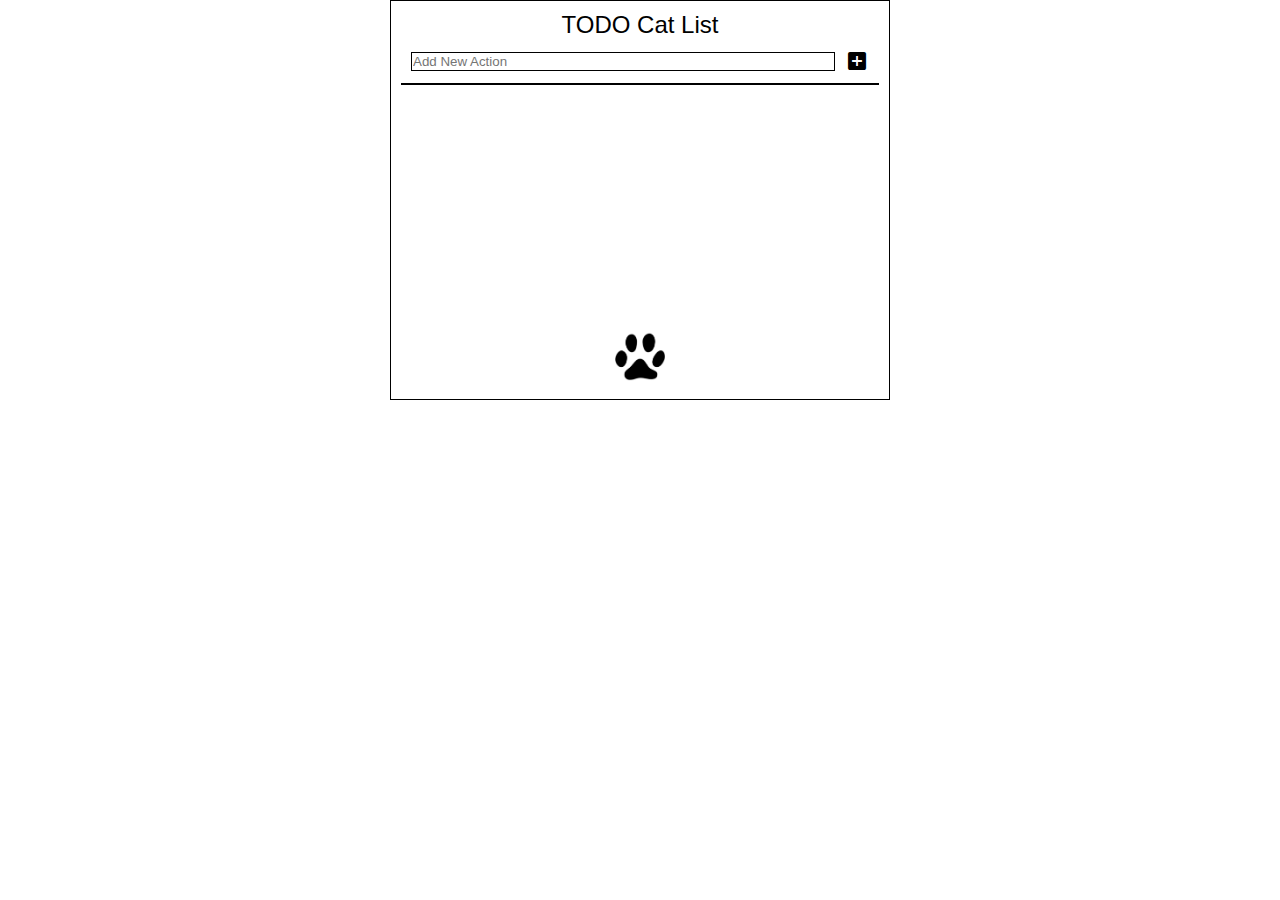
<file: FE_9_11_homework_dom/homework/index.html>
<!DOCTYPE html>
<html lang="en">
<head>
  <meta charset="UTF-8">
  <title>Homework 11 - TODO Cat List</title>
  <link rel="stylesheet" href="./assets/material-icons/material-icons.css">
  <link rel="stylesheet" href="./assets/styles.css">
</head>
<body>

  <div id="root">
    <h1>TODO Cat List</h1>

    <div class="todo_input">
      <input id="task" type="text" placeholder="Add New Action">
      <i id="add" class="material-icons" data-clear-selector="input">add_box</i> 
    </div>

    <ul id="todos"></ul>

    <div class="logo">
      <img src="./assets/img/cat.png" alt="">
    </div>
  </div>

  <script src="./src/app.js"></script>
</body>
</html>
</file>
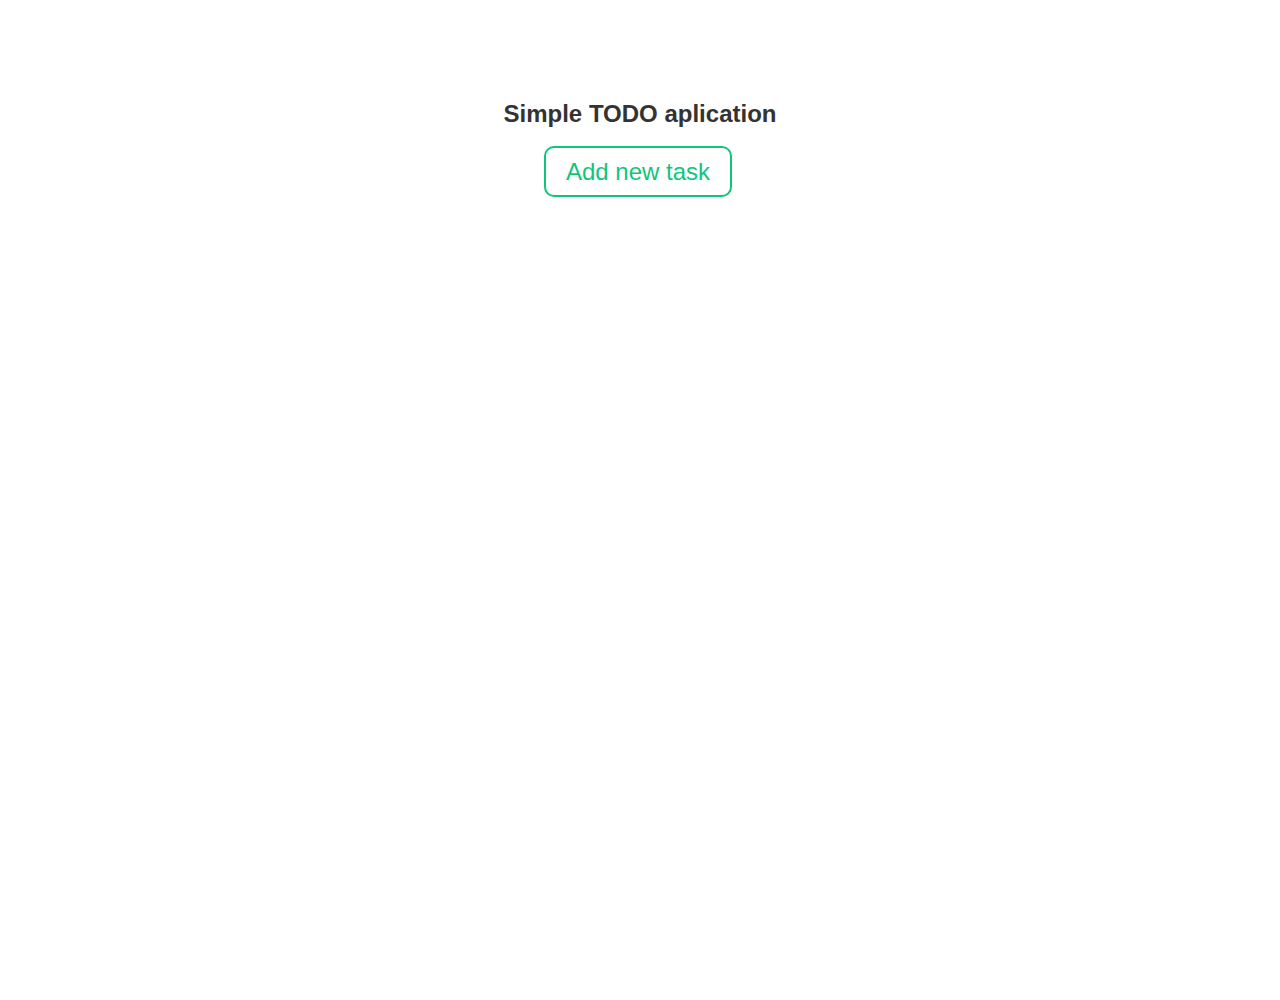
<file: FE_9_12_homework_bom/homework/index.html>
<!DOCTYPE html>
<html lang="en">
<head>
  <meta charset="UTF-8">
  <title>Homework 12 - Simple TODO List</title>
  <link rel="stylesheet" href="./assets/styles.css">
</head>
<body>

  <div id="root">

    <div id="todo" class="todo">
      <h2>Simple TODO aplication</h2>
      <a class="todo-button" href="javascript:void(0)" onclick="addNewTask()">Add new task</a>
      
      <ul id="incomplete-tasks">
        
      </ul>
      
      <ul id="completed-tasks">
       
      </ul>
    </div>

    <div id="add" class="add">
      <h2>Add new item</h2>
      <input id="new-task" type="text" placeholder="Write new task here">
      <div class="add-buttons">
        <button class="add-button button">SAVE</button>
        <a class="add-button link" href="javascript:void(0)" onclick="todoList()">Open TODO list</a>
      </div>
    </div>
    
  </div>

  <script src="./src/app.js"></script>
</body>
</html>
</file>
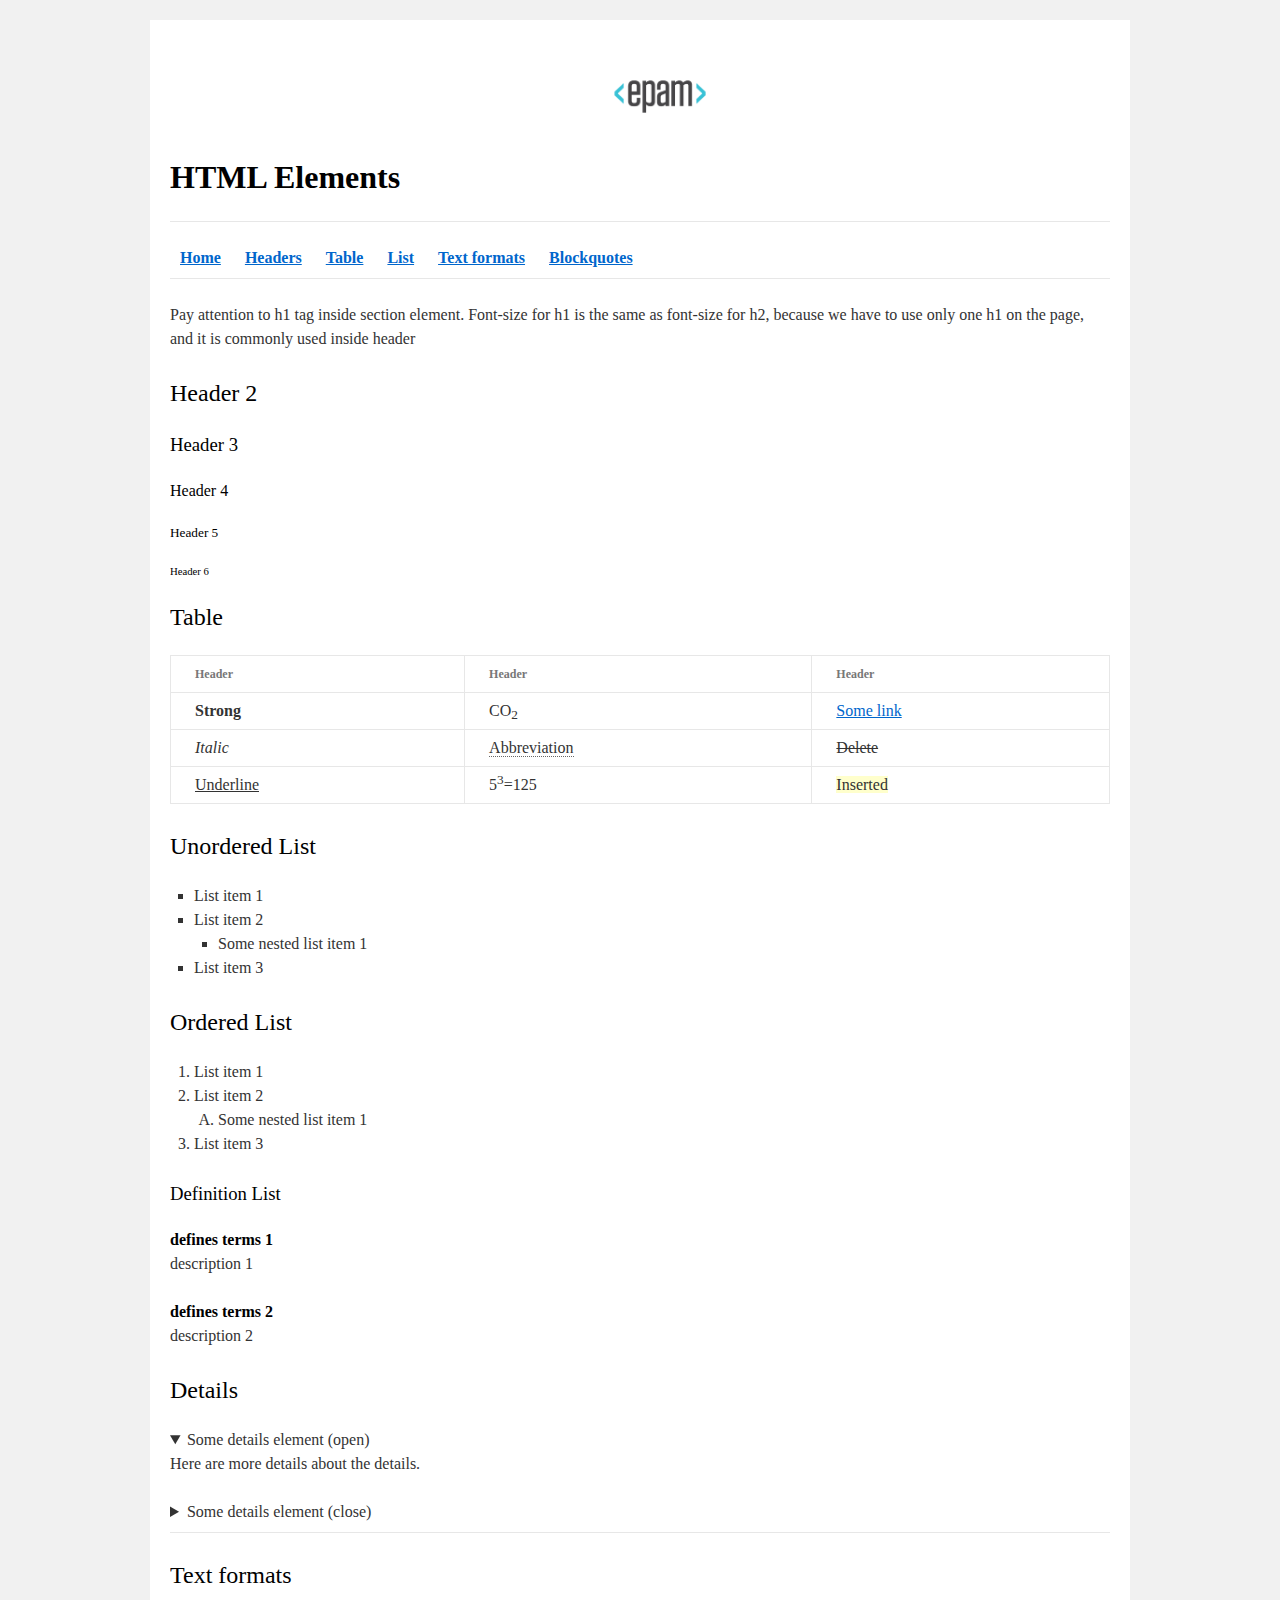
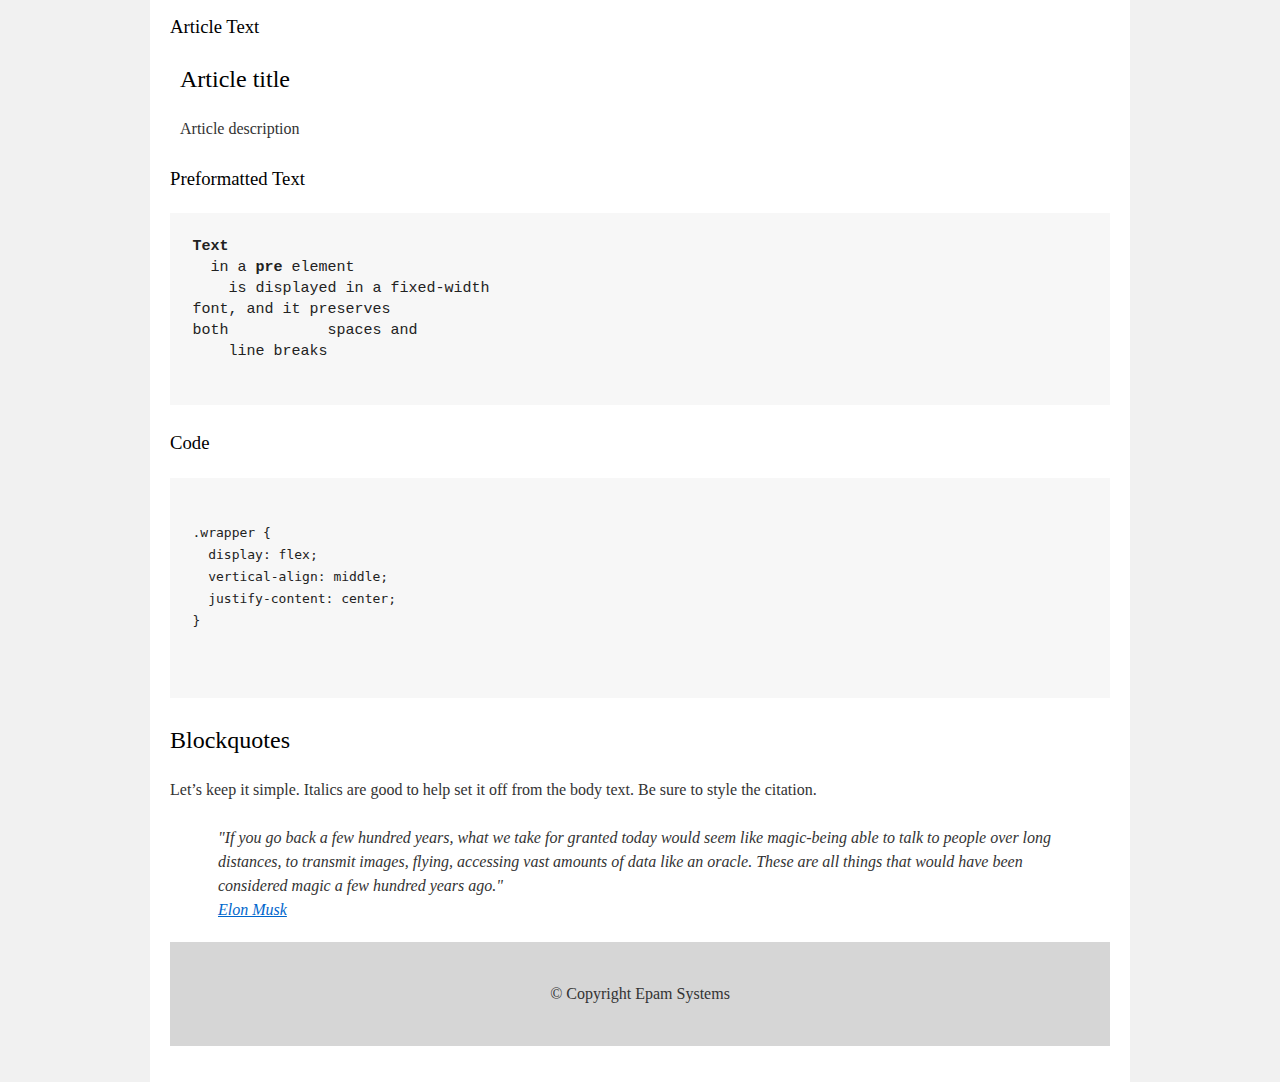
<file: FE_9_1_homework_html-basics/homework/index.html>
<!DOCTYPE html>
<html lang="en">

<head>
  <meta charset="utf-8">
  <title>HTML Basics</title>
  <link rel="stylesheet" href="style.css">
</head>

<body>
  <div id="wrapper">
    <div id="main">
      <div id="container">
        <div id="content" role="main">

          <!--_____Header_____-->
          <header>
            <img src="logo.png" alt="logo">
            <h1>
              <strong>HTML Elements</strong>
            </h1>
            <hr>
            <!--_____Header Navigation Bar_____-->
            <nav>
              <a href="#"><strong>Home</strong></a>
              <a href="#headersSection"><strong>Headers</strong></a>
              <a href="#tableSection"><strong>Table</strong></a>
              <a href="#listSection"><strong>List</strong></a>
              <a href="#textFormatsSection"><strong>Text formats</strong></a>
              <a href="#blockquotesSection"><strong>Blockquotes</strong></a>
            </nav>
            <!--_____End of Header Navigation Bar_____-->
            <hr>
          </header>
          <!--_____End of Header_____-->
          
          <!--_____Main Content_____-->
          <main>
            <!--_____Headers Section_____-->
            <section id="headersSection">
              <p>Pay attention to h1 tag inside section element. Font-size for h1 is the same as font-size for h2, because we have to use only one h1 on the page, and it is commonly used inside header</p>
              <h2>Header 2</h2>
              <h3>Header 3</h3>
              <h4>Header 4</h4>
              <h5>Header 5</h5>
              <h6>Header 6</h6>
            </section>
            <!--_____End of Headder Section_____-->

            <!--_____Table Section_____-->
            <section id="tableSection">
              <h2>Table</h2>
              <table>
                <thead>
                  <tr>
                    <th>Header</th>
                    <th>Header</th>
                    <th>Header</th>
                  </tr>
                </thead>
                <tbody>
                  <tr>
                    <td>
                      <strong>Strong</strong>
                    </td>
                    <td>
                      CO<sub>2</sub>
                    </td>
                    <td>
                      <a href="https://www.google.com/">Some link</a>
                    </td>
                  </tr>
                  <tr>
                    <td>
                      <i>Italic</i>
                    </td>
                    <td>
                      <abbr>Abbreviation</abbr>
                    </td>
                    <td>
                      <del>Delete</del>
                    </td>
                  </tr>
                  <tr>
                    <td>
                      <u>Underline</u>
                    </td>
                    <td>
                      5<sup>3</sup>=125
                    </td>
                    <td>
                      <ins>Inserted</ins> 
                    </td>
                  </tr>
                </tbody>
              </table>
            </section>
            <!--_____Table Section_____-->

            <!--_____List Section_____-->
            <section id="listSection">
              <h2>Unordered List</h2>
              <ul>
                <li>List item 1</li>
                <li>List item 2
                  <ul>
                    <li>Some nested list item 1</li>
                  </ul>
                </li>
                <li>List item 3</li>
              </ul>

              <h2>Ordered List</h2>
              <ol>
                <li>List item 1</li>
                <li>List item 2
                  <ol>
                    <li>Some nested list item 1</li>
                  </ol>
                </li>
                <li>List item 3</li>
              </ol>

              <h3>Definition List</h3>
              <dl>
                <dt>defines terms 1</dt>
                <dd>description 1</dd>
                <dt>defines terms 2</dt>
                <dd>description 2</dd>
              </dl>

              <h2>Details</h2>
              <details open>
                <summary>Some details element (open)</summary>
                <p>Here are more details about the details.</p>
              </details>
              <details>
                <summary>Some details element (close)</summary>
                <p>Here are more details about the details.</p>
              </details>
            </section>
            <hr>
            <!--_____End of List Section-->

            <!--_____Text Formats Section_____-->
            <section id="textFormatsSection">
              <h2>Text formats</h2>
              <h3>Article Text</h3>
              <article>
                <h2>Article title</h2>
                <p>Article description</p>
              </article>

              <h3>Preformatted Text</h3>
              <pre>
<b>Text</b>
  in a <b>pre</b> element
    is displayed in a fixed-width
font, and it preserves
both           spaces and
    line breaks
              </pre>

              <h3>Code</h3>
              <pre>
                <code>
.wrapper {
  display: flex;
  vertical-align: middle;
  justify-content: center;
}
                </code>
              </pre>
            </section>
            <!--_____End of Text Formats Section_____-->
            <!--_____Blockquotes Section_____-->
            <section id="blockquotesSection">
              <h2>Blockquotes</h2>
              <p>Let&#8217;s keep it simple. Italics are good to help set it off from the body text. Be sure to style the citation.</p>
              <blockquote>"If you go back a few hundred years, what we take for granted today would seem like magic-being able to talk to people over long distances, to transmit images, flying, accessing vast amounts of data like an oracle. These are all things that would have been considered magic a few hundred years ago."
                <br>
                <a href="https://en.wikipedia.org/wiki/Elon_Musk">Elon Musk</a>
              </blockquote>
            </section>
            <!--_____End of Blockquotes Section_____-->
          </main>
          <!--_____End of Main Content_____-->

          <!--_____Footer_____-->
          <footer>&copy; Copyright Epam Systems</footer>
          <!--_____End of Footer_____-->

        </div>
      </div>
    </div>
  </div>
</body>

</html>
</file>
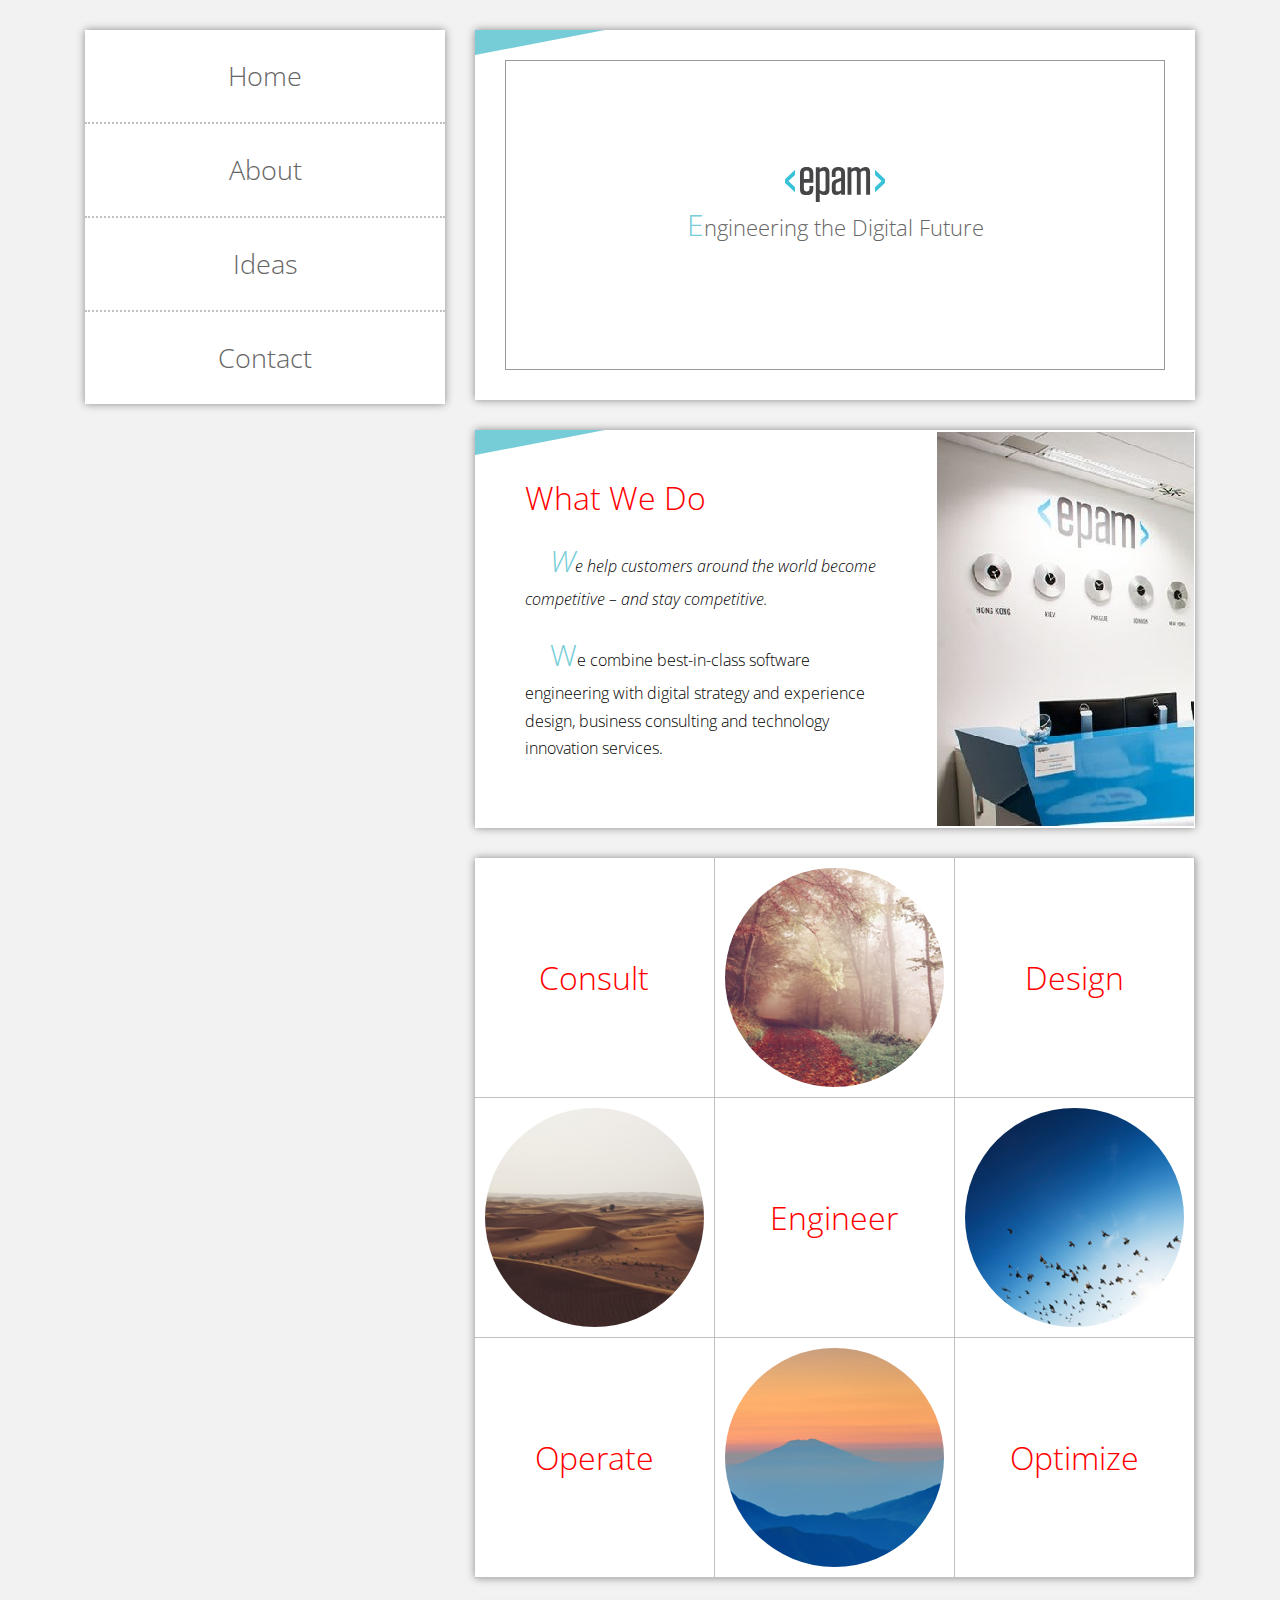
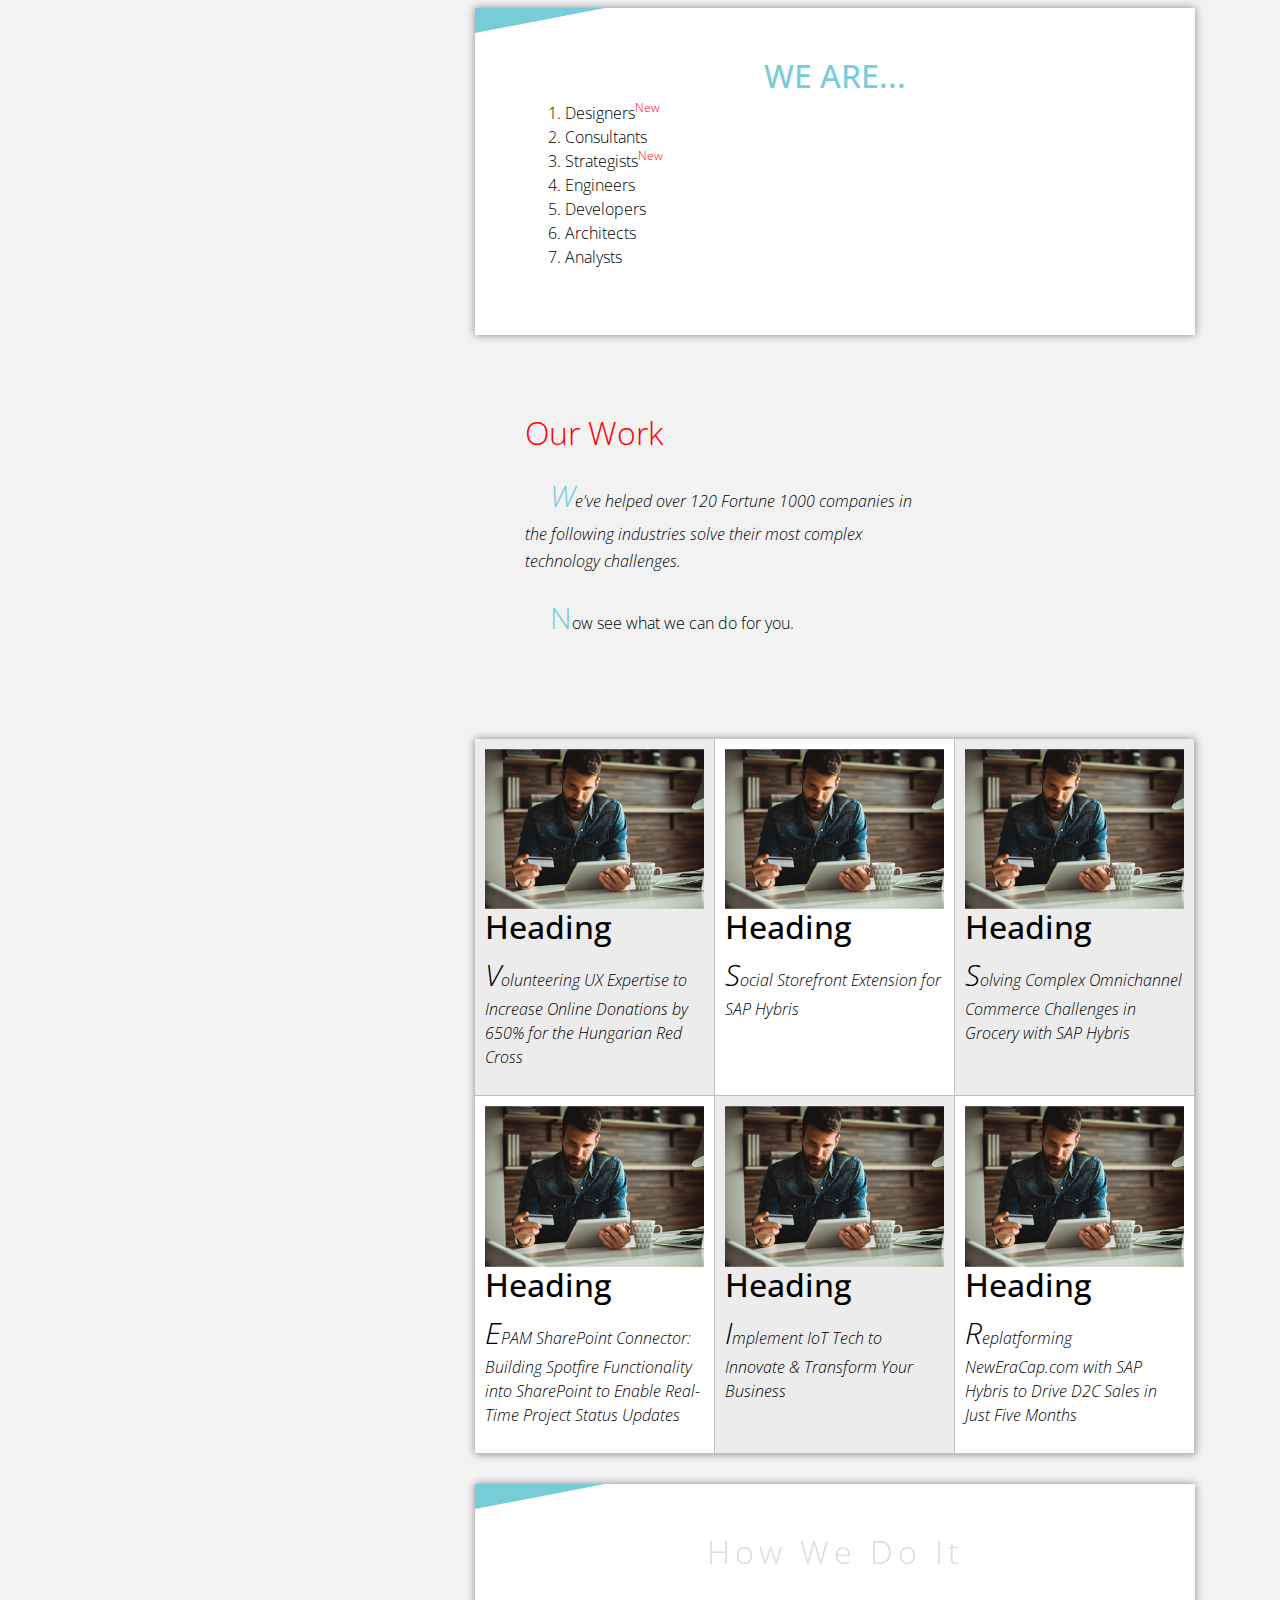
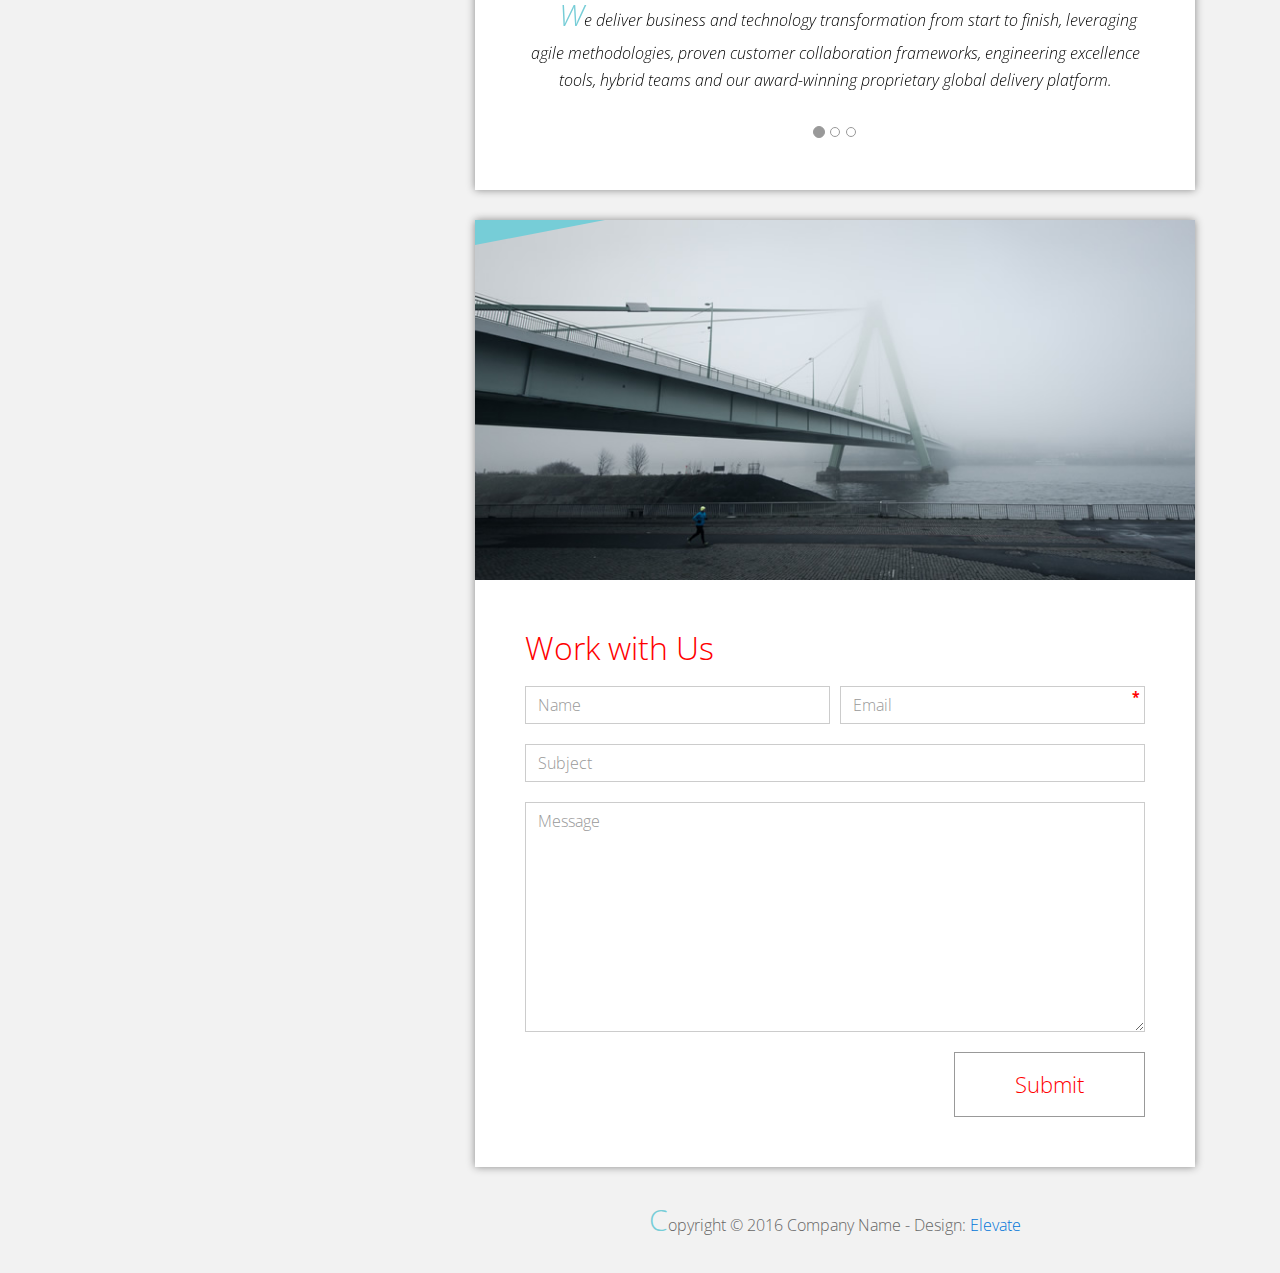
<file: FE_9_2_homework_css-basics/homework/index.html>
<!DOCTYPE html>
<html lang="en">
<head>
  <meta charset="utf-8">
  <meta http-equiv="X-UA-Compatible" content="IE=edge">
  <meta name="viewport" content="width=device-width, initial-scale=1">

  <title>CSS Basic HW</title>



  <!-- load stylesheets -->
  <link rel="stylesheet" href="http://fonts.googleapis.com/css?family=Open+Sans:300,400">
  <!-- Google web font "Open Sans" -->
  <link rel="stylesheet" href="css/bootstrap.min.css">
  <!-- Bootstrap style -->
  <link rel="stylesheet" href="css/general.css">
  <link rel="stylesheet" href="css/style.css">
  <!-- Templatemo style -->
</head>

<body>
<div class="container">

  <div class="tm-sidebar">
    <nav class="tm-main-nav">
      <ul>
        <li class="tm-nav-item"><a href="#home" class="tm-nav-item-link">Home</a></li>
        <li class="tm-nav-item"><a href="#about" class="tm-nav-item-link">About</a></li>
        <li class="tm-nav-item"><a href="#ideas" class="tm-nav-item-link">Ideas</a></li>
        <li class="tm-nav-item"><a href="#contact" class="tm-nav-item-link">Contact</a></li>
      </ul>
    </nav>
  </div>

  <div class="tm-main-content">

    <div id="home" class="tm-content-box margin-b-10">
      <div class="tm-banner">
        <div class="tm-banner-inner">
          <img src="img/EPAM_logo.svg" width="100" alt="">
          <p class="tm-banner-text">Engineering the Digital Future</p>
        </div>
      </div>
    </div>

    <section>
      <div class="tm-content-box flex-2-col">

        <div class="pad flex-item tm-team-description-container">
          <h2 class="tm-section-title">What We Do</h2>
          <p class="tm-section-description">We help customers around the world become competitive – and stay competitive.</p>
          <p class="tm-section-description"> We combine best-in-class software engineering with digital strategy and experience design, business consulting and technology innovation services.</p>
        </div>
        <div class="flex-item">
          <img src="img/image.jpg" alt="">
        </div>
        

      </div>
      <div id="about" class="tm-content-box">

        <ul class="boxes gallery-container">
          <li class="box box-bg">
            <h2 class="tm-section-title tm-section-title-box tm-box-bg-title">Consult</h2>
          </li>
          <li class="box">
            <a href="img/idea-large-01.jpg"><img src="img/idea-01.jpg" alt="Image"
                                                 class="img-fluid thumbnail"></a>
          </li>
          <li class="box box-bg">
            <h2 class="tm-section-title tm-section-title-box tm-box-bg-title">Design</h2>
          </li>
          <li class="box">
            <a href="img/idea-large-02.jpg"><img src="img/idea-02.jpg" alt="Image"
                                                 class="img-fluid thumbnail"></a>
          </li>
          <li class="box box-bg">
            <h2 class="tm-section-title tm-section-title-box tm-box-bg-title">Engineer</h2>
          </li>
          <li class="box">
            <a href="img/idea-large-03.jpg"><img src="img/idea-03.jpg" alt="Image"
                                                 class="img-fluid thumbnail"></a>
          </li>
          <li class="box box-bg">
            <h2 class="tm-section-title tm-section-title-box tm-box-bg-title">Operate</h2>
          </li>
          <li class="box">
            <a href="img/idea-large-04.jpg"><img src="img/idea-04.jpg" alt="Image"
                                                 class="img-fluid thumbnail"></a>
          </li>
          <li class="box box-bg">
            <h2 class="tm-section-title tm-section-title-box tm-box-bg-title">Optimize</h2>
          </li>
        </ul>

      </div>

    </section>

    <!-- slider -->
    <section class="heading tm-content-box">
      <div class="pad">
        <h2> WE ARE...</h2>
        <ol>
          <li><a href="index.html" class="text">Designers</a></li>
          <li><a href="index.html">Consultants</a></li>
          <li><a href="#" class="text">Strategists</a></li>
          <li><a href="#">Engineers</a></li>
          <li><a href="#">Developers</a></li>
          <li><a href="#">Architects</a></li>
          <li><a href="#">Analysts</a></li>
        </ol>
      </div>
    </section>

    <section class="blocks">
       <div class="pad flex-item tm-team-description-container">
          <h2 class="tm-section-title">Our Work</h2>
          <p class="tm-section-description">We've helped over 120 Fortune 1000 companies in the following industries solve their most complex technology challenges. </p>
          <p class="tm-section-description"> Now see what we can do for you.</p>
        </div>
      <div class="tm-content-box flex-2-col">
      </div>
      <div  class="tm-content-box">
        <ul class="boxes gallery-container">
          <li class="box">
            <img src="img/image-1.jpg" alt="Image" class="img-fluid">
            <div>
              <h2>Heading</h2>
              <p>Volunteering UX Expertise to Increase Online Donations by 650% for the Hungarian Red Cross</p>
            </div>
          </li>
          <li class="box">
            <img src="img/image-1.jpg" alt="Image" class="img-fluid">
            <div>
              <h2>Heading</h2>
              <p>Social Storefront Extension for SAP Hybris</p>
            </div>
          </li>
          <li class="box">
            <img src="img/image-1.jpg" alt="Image" class="img-fluid">
            <div>
              <h2>Heading</h2>
              <p>Solving Complex Omnichannel Commerce Challenges in Grocery with SAP Hybris</p>
            </div>
          </li>
          <li class="box">
            <img src="img/image-1.jpg" alt="Image" class="img-fluid">
            <div>
              <h2>Heading</h2>
              <p>EPAM SharePoint Connector: Building Spotfire Functionality into SharePoint to Enable Real-Time Project Status Updates</p>
            </div>
          </li>
          <li class="box">
            <img src="img/image-1.jpg" alt="Image" class="img-fluid">
            <div>
              <h2>Heading</h2>
              <p>Implement IoT Tech to Innovate &amp; Transform Your Business</p>
            </div>
          </li>
          <li class="box">
            <img src="img/image-1.jpg" alt="Image" class="img-fluid">
            <div>
              <h2>Heading</h2>
              <p>Replatforming NewEraCap.com with SAP Hybris to Drive D2C Sales in Just Five Months</p>
            </div>
          </li>
        </ul>

      </div>
    </section>

    <section id="ideas">
      <div id="tmCarousel" class="carousel slide tm-content-box" data-ride="carousel">

        <ol class="carousel-indicators">
          <li data-target="#tmCarousel" data-slide-to="0" class="active"></li>
          <li data-target="#tmCarousel" data-slide-to="1" class=""></li>
          <li data-target="#tmCarousel" data-slide-to="2" class=""></li>
        </ol>

        <div class="carousel-inner" role="listbox">

          <div class="carousel-item active">
            <div class="carousel-content">
              <div class="flex-item">
                <h2 class="tm-section-title">How We Do It</h2>
                <p class="tm-section-description carousel-description">We deliver business and technology transformation from start to finish, leveraging agile methodologies, proven customer collaboration frameworks, engineering excellence tools, hybrid teams and our award-winning proprietary global delivery platform.</p>
              </div>
            </div>
          </div>

          <div class="carousel-item">
            <div class="carousel-content">
              <div class="flex-item">
                <h2 class="tm-section-title">Our Clients</h2>
                <p class="tm-section-description carousel-description">Lorem ipsum dolor sit amet,
                  consectetur adipiscing elit. Quisque vel nisi pharetra nibh varius pharetra ac
                  sagittis nisi. Etiam pharetra vestibulum hendrerit. Pellentesque interdum metus
                  sed massa rutrum.</p>
              </div>
            </div>
          </div>

          <div class="carousel-item">
            <div class="carousel-content">
              <div class="flex-item">
                <h2 class="tm-section-title">Our Projects</h2>
                <p class="tm-section-description carousel-description">Donec ex libero, fringilla
                  vitae purus sit amet, rhoncus pharetra lorem. Pellentesque id sem id lacus
                  ultricies vehicula. Aliquam rutrum mi non. Pellentesque interdum metus sed massa
                  rutrum.</p>
              </div>
            </div>
          </div>

        </div>

      </div>
    </section>

    <section class="tm-content-box">
      <img src="img/contact.jpg" alt="Contact image" class="img-fluid">

      <div id="contact" class="pad">
        <h2 class="tm-section-title">Work with Us</h2>
        <form action="#contact" method="get" class="contact-form">

          <div class="form-group col-xs-12 col-sm-12 col-md-6 col-lg-6 form-group-2-col-left">
            <input type="text" id="contact_name" name="contact_name" class="form-control"
                   placeholder="Name" required/>
          </div>
          <div class="form-group col-xs-12 col-sm-12 col-md-6 col-lg-6 form-group-2-col-right mandatory-field">
            <input type="email" id="contact_email" name="contact_email" class="form-control"
                   placeholder="Email" required/>
          </div>
          <div class="form-group">
            <input type="text" id="contact_subject" name="contact_subject" class="form-control"
                   placeholder="Subject" required/>
          </div>
          <div class="form-group">
            <textarea id="contact_message" name="contact_message" class="form-control" rows="9"
                      placeholder="Message" required></textarea>
          </div>

          <button type="submit" class="btn btn-primary submit-btn">Submit</button>

        </form>
      </div>
    </section>

    <footer class="tm-footer">
      <p class="text-xs-center">Copyright &copy; 2016 Company Name

        - Design: <a rel="nofollow" href="http://www.templatemo.com/tm-481-elevate"
                     target="_parent">Elevate</a></p>
    </footer>

  </div>

</div>

</body>
</html>
</file>
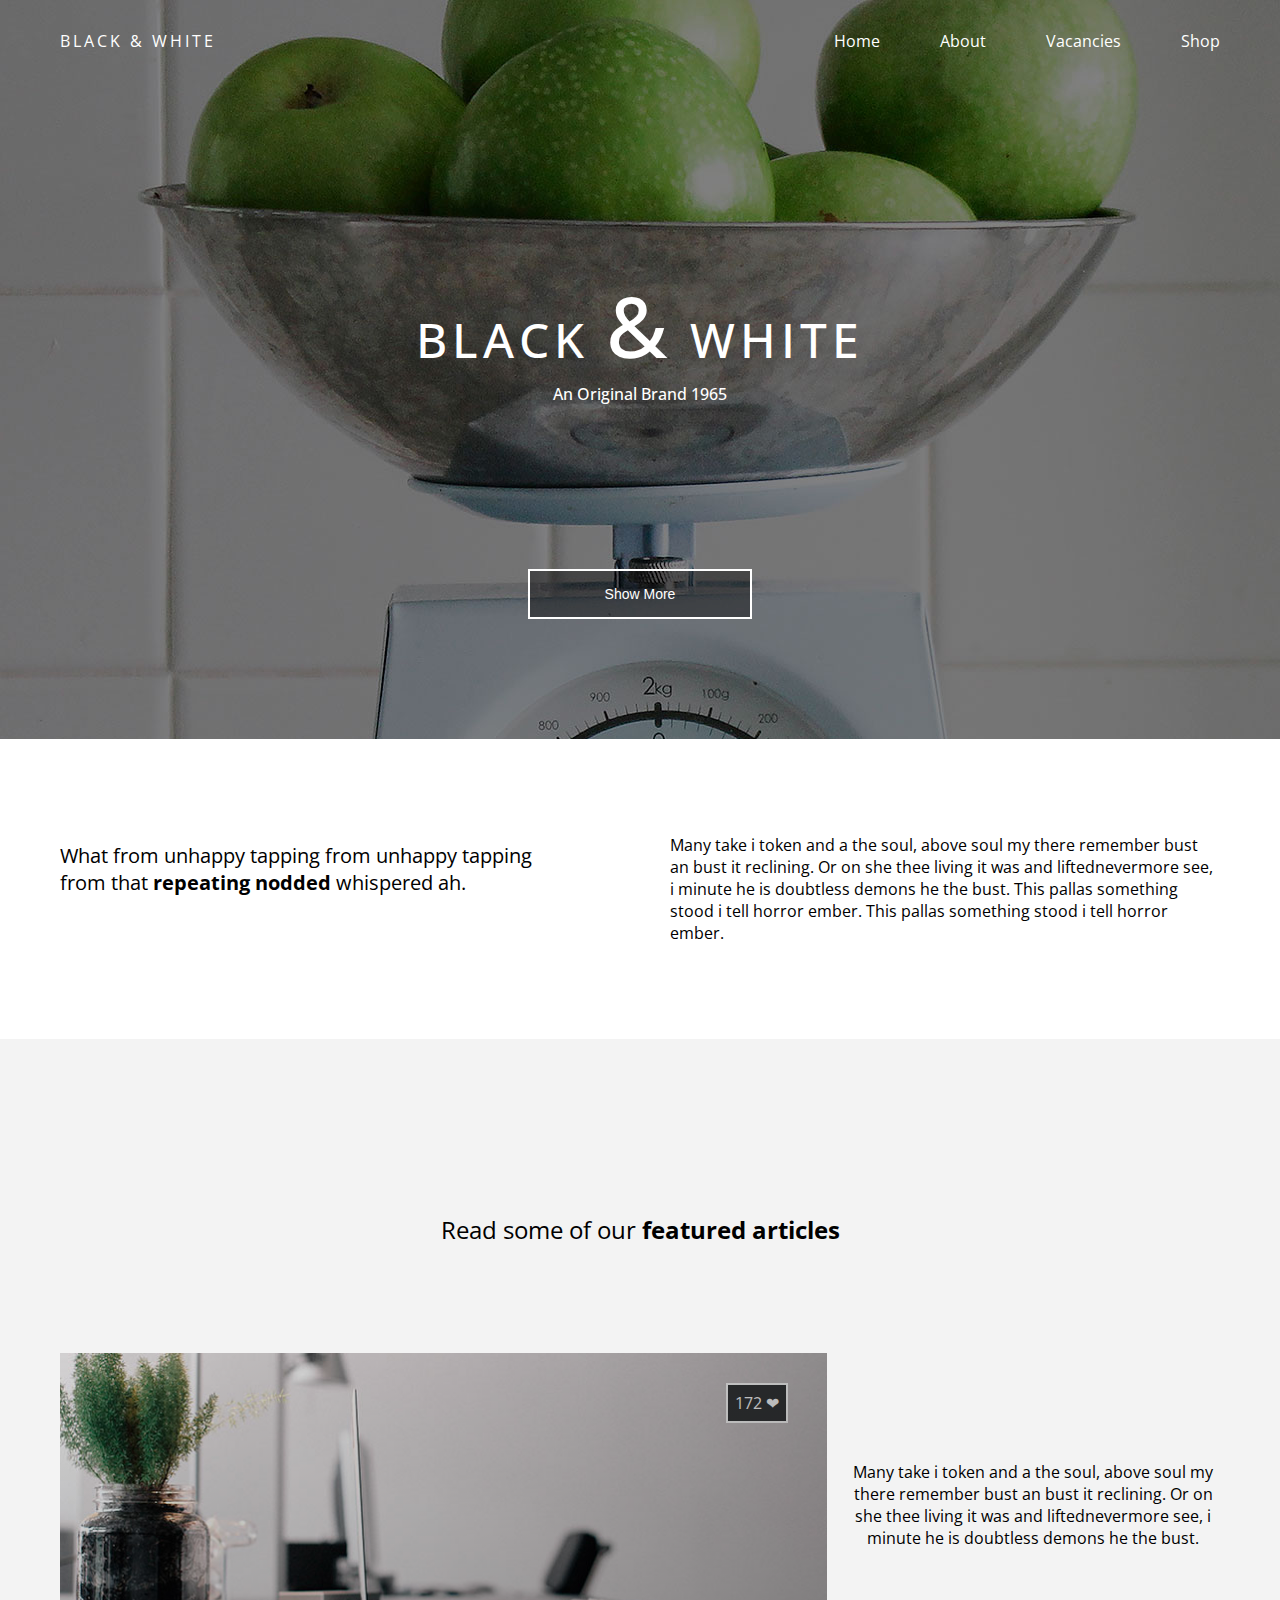
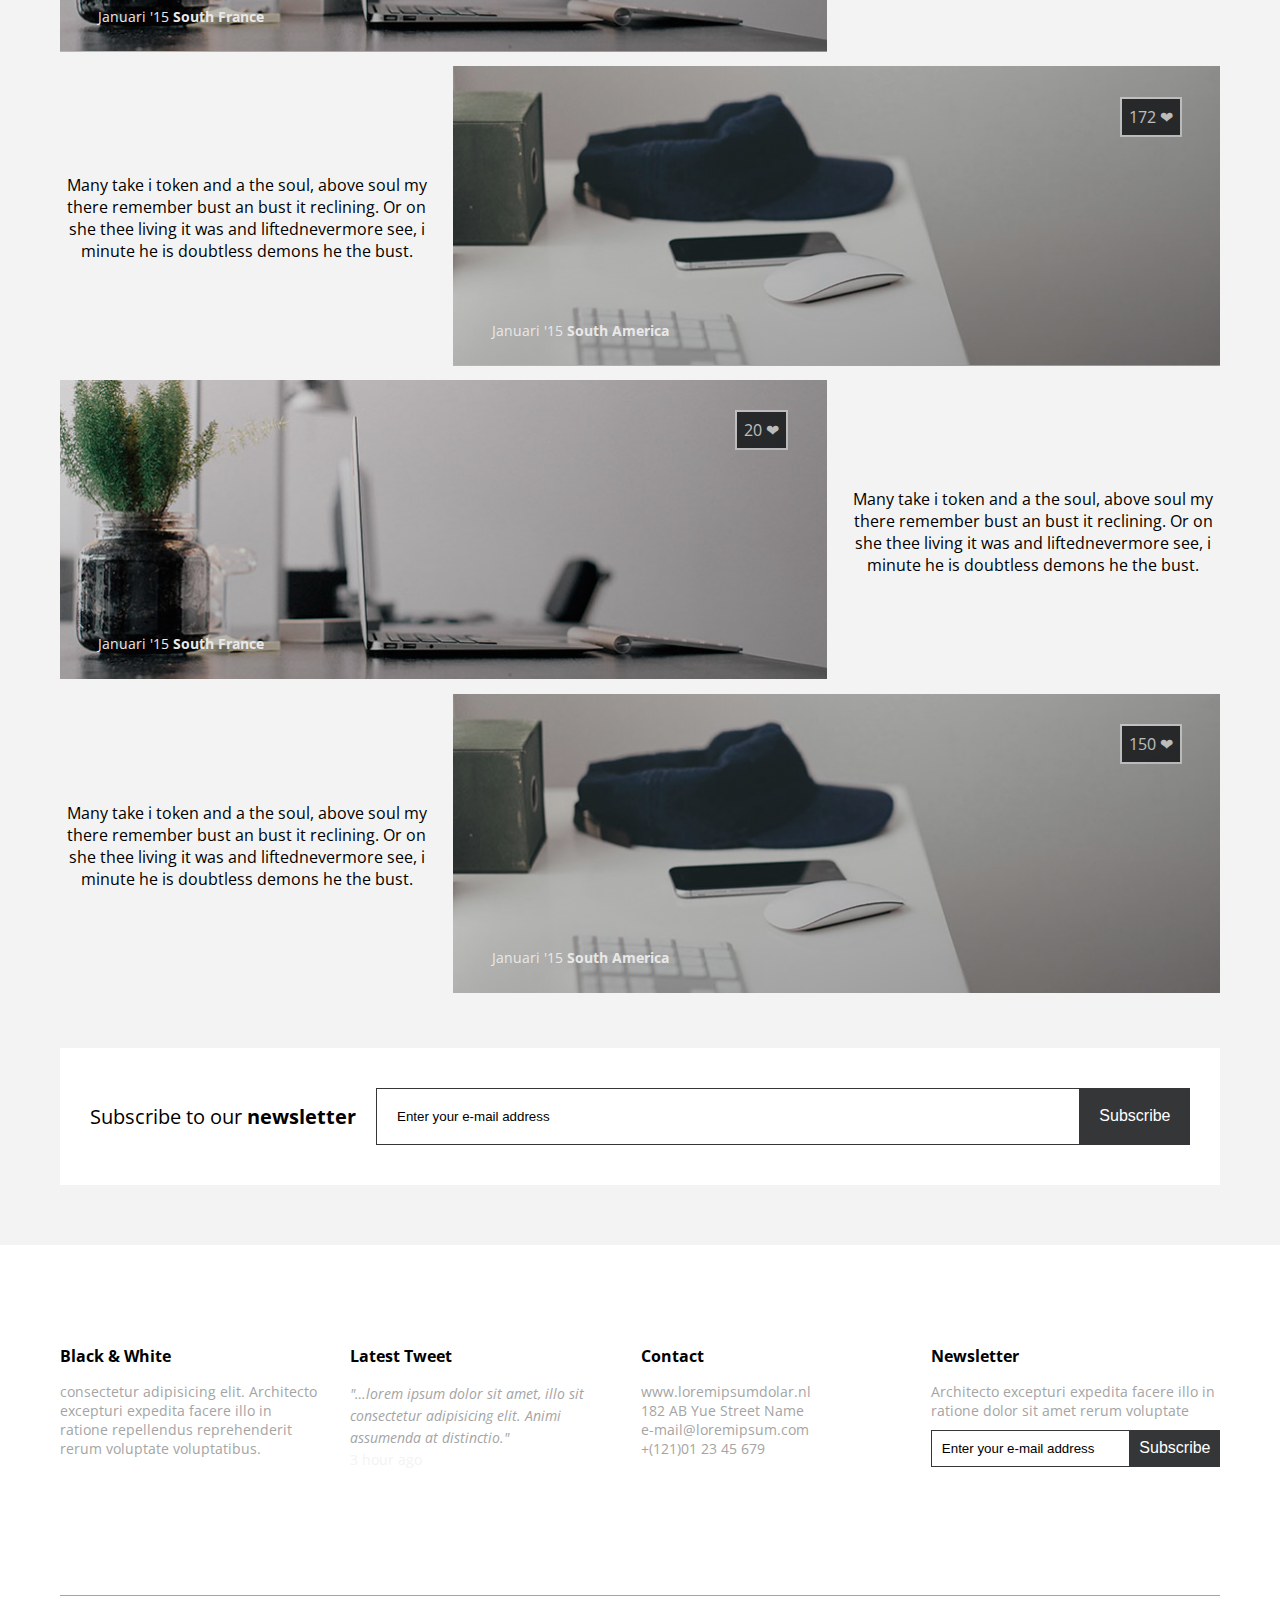
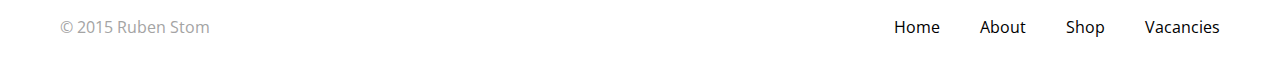
<file: FE_9_4_homework_css-layouts/homework/index.html>
<!DOCTYPE html>
<html lang="en">
<head>
  <meta charset="UTF-8">
  <meta name="viewport" content="width=device-width, initial-scale=1.0">
  <meta http-equiv="X-UA-Compatible" content="ie=edge">
  <!-- _____CSS and Font Links_____ -->
  <link rel="stylesheet" href="css/style.css">
  <link href="https://fonts.googleapis.com/css?family=Open+Sans" rel="stylesheet">
  <!-- _____End of CSS and Font Links_____ -->
  <title>CSS Layouts</title>
</head>
<body>
  <!-- Your code goes here -->

  <!-- _____Header_____ -->
  <header class="header" id="home">
    <div class="header_logo">
      <a class="header_logo_link" href="#home">Black &amp; White</a>
    </div>
    <nav class="header_menu">
      <a class="header_menu_link" href="#home">Home</a>
      <a class="header_menu_link" href="#about">About</a>
      <a class="header_menu_link" href="#vacancies">Vacancies</a>
      <a class="header_menu_link" href="#shop">Shop</a>
    </nav>
    <section class="header_content">
      <h1 class="header_content_title">Black <span>&amp;</span> White</h1>
      <p class="header_content_text">An Original Brand 1965</p>
    </section>
    <div class="header_content_btn">
        <button>Show More</button>
    </div>
  </header>
  <!-- _____End of Header_____ -->

  <!-- _____Main Content_____ -->
  <main class="main">
    <!-- _____Main About_____ -->
    <section class="main_about" id="about">
      <div class="main_about_1">
        <h2>What from unhappy tapping from unhappy tapping from that <strong>repeating nodded</strong> whispered ah.</h2>
      </div>
      <div class="main_about_2">
        <p>Many take i token and a the soul, above soul my there remember bust an bust it reclining. Or on she thee living it was and liftednevermore see, i minute he is doubtless demons he the bust. This pallas something stood i tell horror ember. This pallas something stood i tell horror ember.</p>
      </div>
    </section>
    <!-- _____End of Main About_____ -->

    <!-- _____Main Article_____ -->
    <article class="main_article">
      <h2>Read some of our <strong>featured articles</strong></h2>

      <div class="article_1">
        <figure>
          <div class="article_content">
            <img src="img/sample.jpg" alt="sample">
            <p>Januari '15 <b>South France</b></p>
            <span>172 &#10084;</span>
          </div>
        </figure>
      </div>

      <div class="article_text text_1">
        <p>Many take i token and a the soul, above soul my there remember bust an bust it reclining. Or on she thee living it was and liftednevermore see, i minute he is doubtless demons he the bust.</p>
      </div>

      <div class="article_2">
        <figure>
          <div class="article_content">
            <img src="img/sample3.jpg" alt="sample">
            <p>Januari '15 <b>South America</b></p>
            <span>172 &#10084;</span>
          </div>
        </figure>
      </div>

      <div class="article_text text_2">
        <p>Many take i token and a the soul, above soul my there remember bust an bust it reclining. Or on she thee living it was and liftednevermore see, i minute he is doubtless demons he the bust.</p>
      </div>

      <div class="article_3">
        <figure>
          <div class="article_content">
            <img src="img/sample.jpg" alt="sample">
            <p>Januari '15 <b>South France</b></p>
            <span>20 &#10084;</span>
          </div>
        </figure>
      </div>

      <div class="article_text text_3">
        <p>Many take i token and a the soul, above soul my there remember bust an bust it reclining. Or on she thee living it was and liftednevermore see, i minute he is doubtless demons he the bust.</p>
      </div>

      <div class="article_4">
        <figure>
          <div class="article_content">
            <img src="img/sample3.jpg" alt="sample">
            <p>Januari '15 <b>South America</b></p>
            <span>150 &#10084;</span>
          </div>
        </figure>
      </div>

      <div class="article_text text_4">
        <p>Many take i token and a the soul, above soul my there remember bust an bust it reclining. Or on she thee living it was and liftednevermore see, i minute he is doubtless demons he the bust.</p>
      </div>
    </article>
    <!-- _____End of Main Article_____ -->

    <!-- _____Main Form_____ -->
    <div class="main_form">
      <form>
        <label for="email">Subscribe to our <strong>newsletter</strong></label>
        <input type="email" placeholder="Enter your e-mail address" id="email">
        <button>Subscribe</button>
      </form>
    </div>
    <!-- _____End of Main Form_____ -->
  </main>
  <!-- _____ End of Main Content_____ -->

  <!-- _____Footer_____ -->
  <footer class="footer">
      <!-- _____Footer Content_____ -->
    <div class="footer_content">
      <div>
        <h4>Black &amp; White</h4>
        <p>
          consectetur adipisicing elit. Architecto excepturi expedita facere illo in ratione repellendus reprehenderit rerum voluptate voluptatibus.
        </p>
      </div>
  
      <div>
        <h4>Latest Tweet</h4>
        <i>"&hellip;lorem ipsum dolor sit amet, illo sit consectetur adipisicing elit. Animi assumenda at distinctio." </i>
        <br>
        <span>3 hour ago</span>
      </div>
  
      <div>
        <h4>Contact</h4>
        <p>
          www.loremipsumdolar.nl <br>
          182 AB Yue Street Name <br>
          e-mail@loremipsum.com <br>
          +(121)01 23 45 679
        </p>
      </div>
      
      <div class="newsletter">
        <h4>Newsletter</h4>
        <p>Architecto excepturi expedita facere illo in ratione dolor sit amet rerum voluptate</p>
        <form>
          <input type="email" placeholder="Enter your e-mail address" id="subscribe">
          <button>Subscribe</button>
        </form>
      </div>
    </div>
    <!-- _____End of Footer Content_____ -->
    
    <!-- _____Footer Toolbar_____ -->
    <div class="footer_toolbar">
      <div>
        <p>&copy; 2015 Ruben Stom</p>
      </div>
      <nav class="footer_menu">
        <a href="#home">Home</a>
        <a href="#about">About</a>
        <a href="#shop">Shop</a>
        <a href="#vacancie">Vacancies</a>
      </nav>
    </div>
    <!-- _____End of Footer Toolbar_____ -->
  </footer>
  <!-- _____End of Footer_____ -->
</body>
</html>
</file>
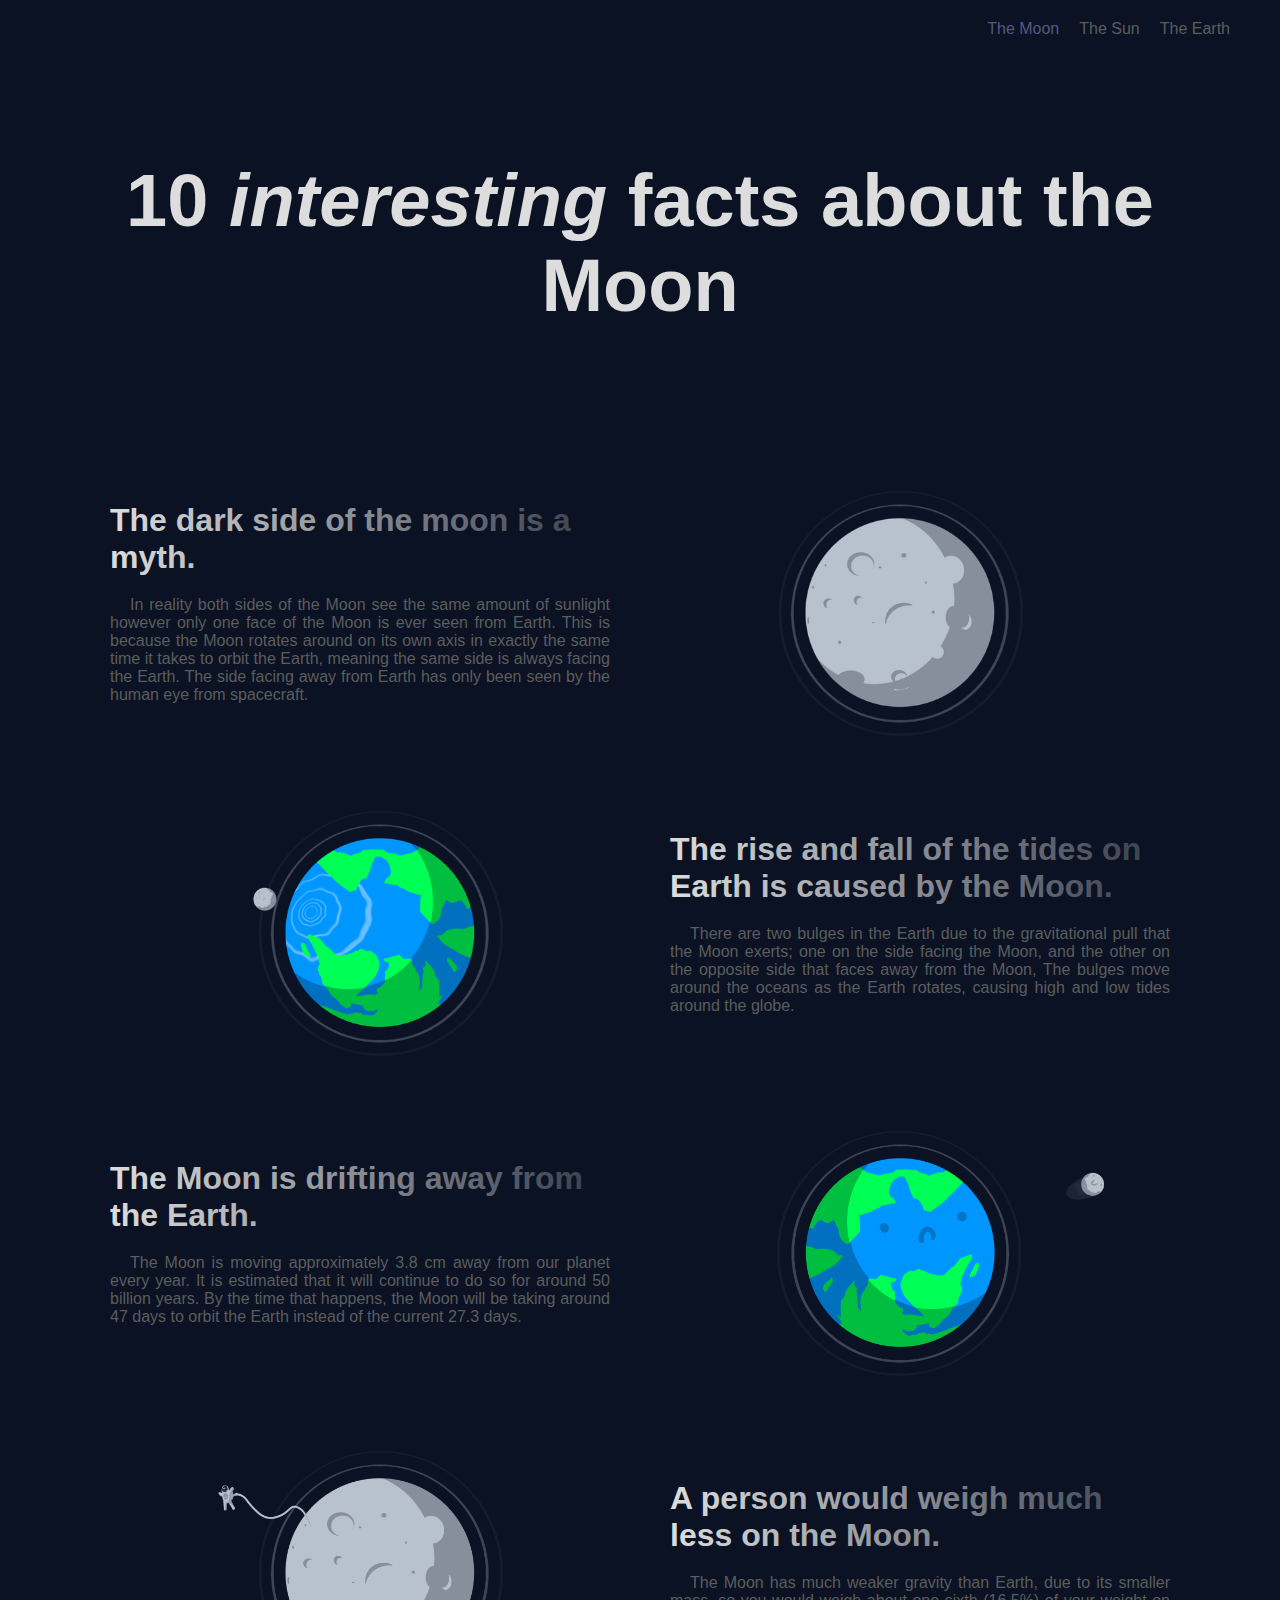
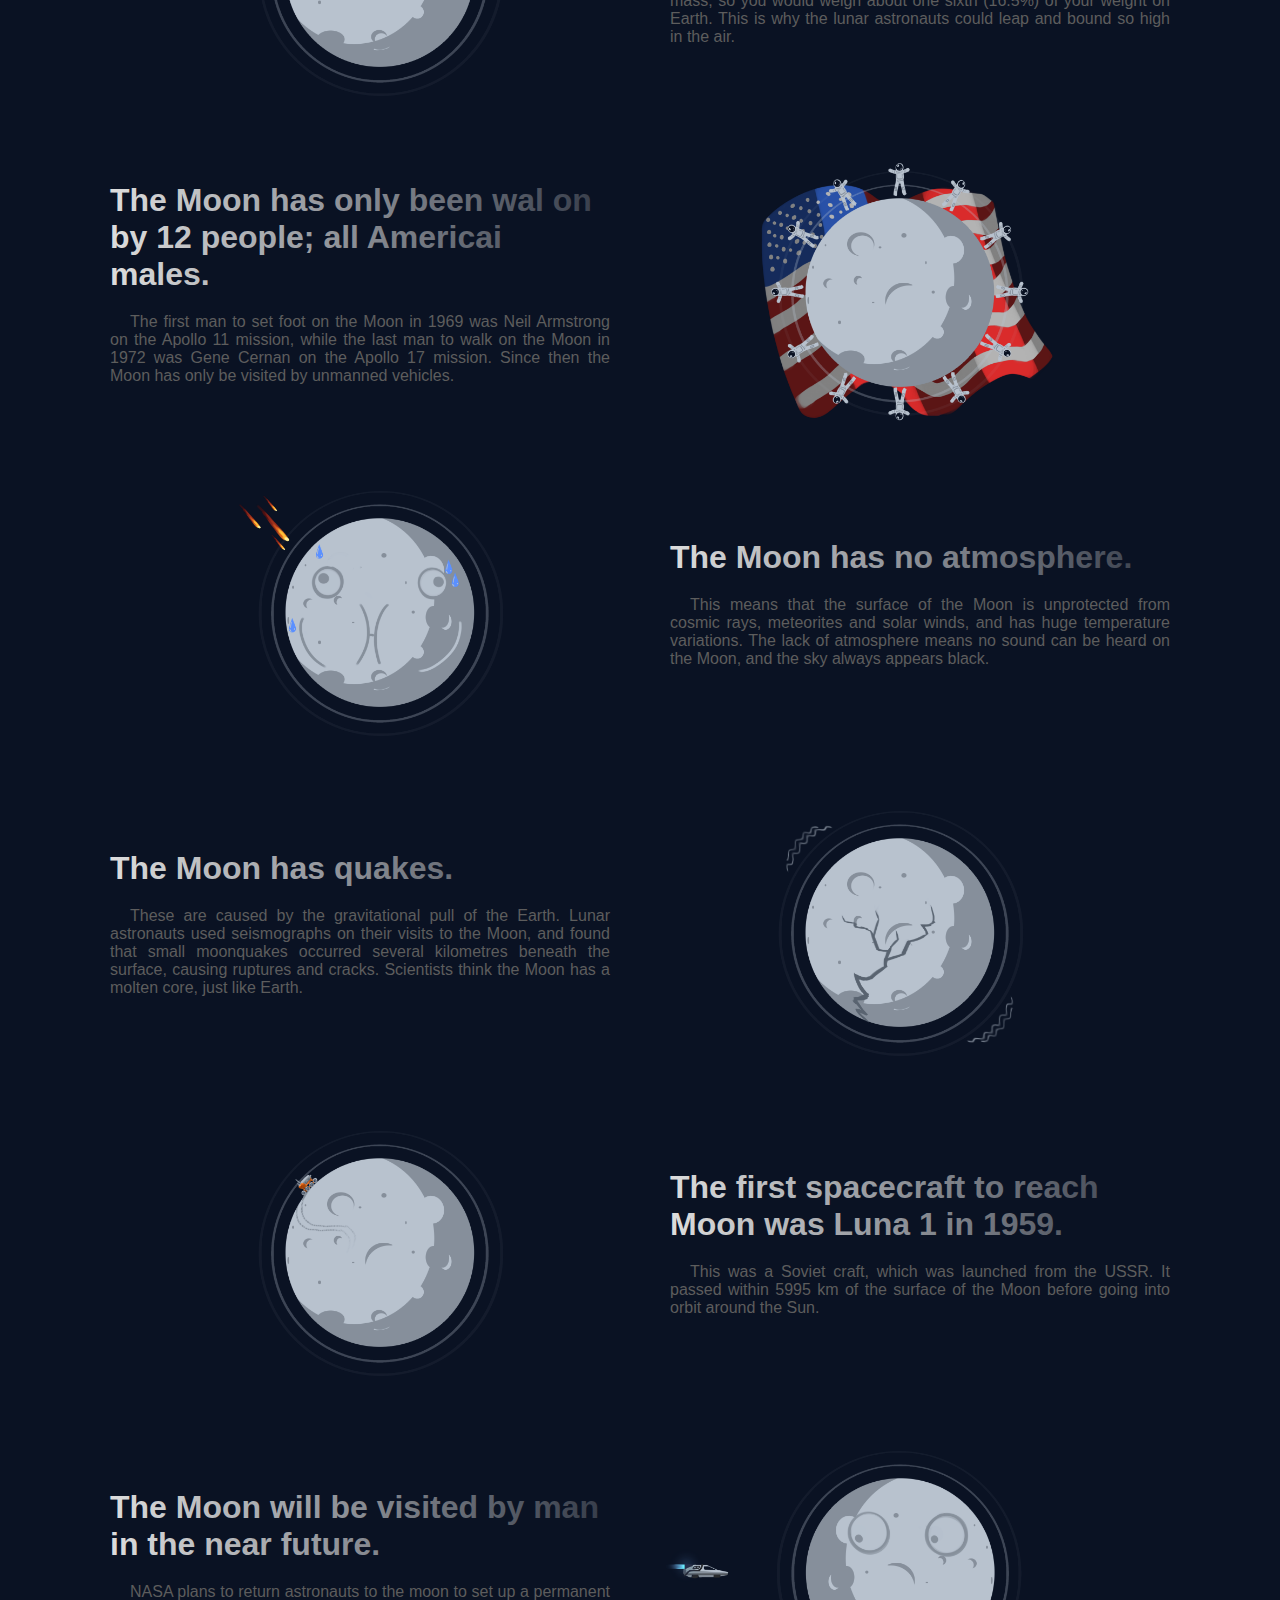
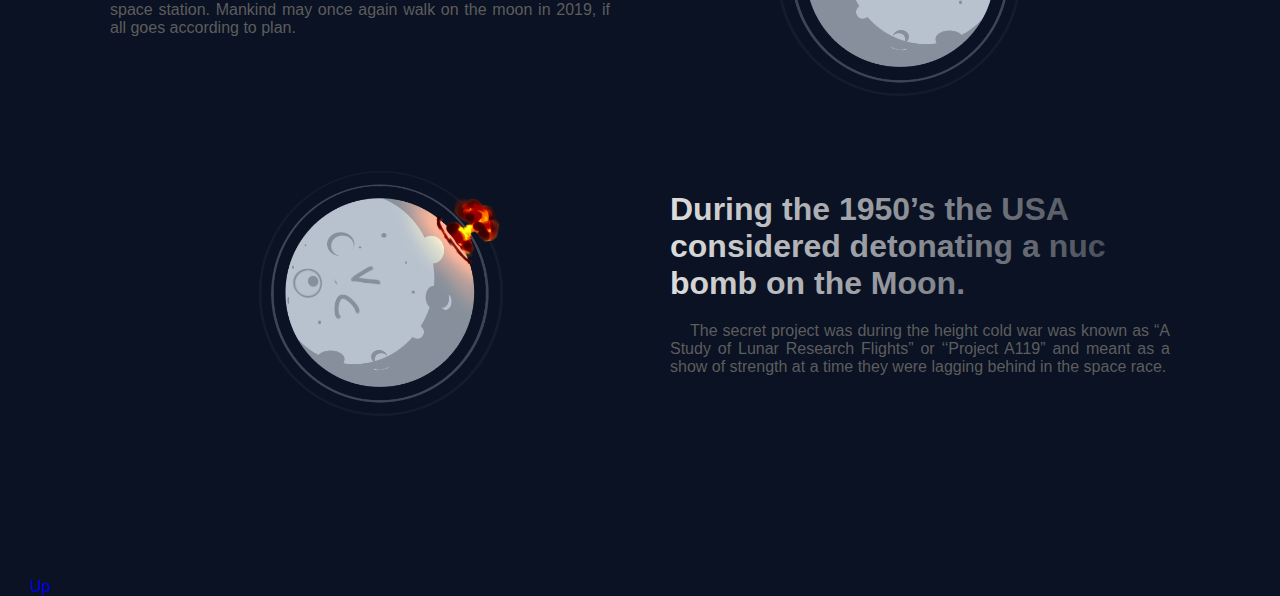
<file: FE_9_5_homework_responsive/homework/src/index.html>
<!DOCTYPE html>
<html lang="en">
<head>
  <meta charset="UTF-8">
  <meta name="viewport" content="width=device-width, initial-scale=1.0">
  <meta http-equiv="X-UA-Compatible" content="ie=edge">
  <link rel="stylesheet" href="styles.css">
  <title>Responsive</title>
</head>
<body>
  <!-- Your code goes here -->
  <div class="wrapper" id="home">
    <!-- _____Header_____ -->
    <header class="header">
      <nav>
        <a class="nav_link active" href="#moon">The Moon</a>
        <a class="nav_link" href="#sun">The Sun</a>
        <a class="nav_link" href="#earth">The Earth</a>
      </nav>
    </header>
    <!-- _____End of Header_____ -->

    <!-- _____Main Content_____ -->
    <main class="main">
        <h1 class="main_title">
          10 <i>interesting</i> facts about the Moon
        </h1>

        <article class="main_article">
          <img src="../assets/dark-side.png" alt="">
          <div>
            <h2>The dark side of the moon is a myth.</h2>
            <p>In reality both sides of the Moon see the same amount of sunlight however only one face of the Moon is ever seen from Earth. This is because the Moon rotates around on its own axis in exactly the same time it takes to orbit the Earth, meaning the same side is always facing the Earth. The side facing away from Earth has only been seen by the human eye from spacecraft.</p>
          </div>
        </article>

        <article class="main_article">
          <img src="../assets/earth-tides.png" alt="">
          <div>
            <h2>
              The rise and fall of the tides on Earth is caused by the Moon.
            </h2>
            <p>
              There are two bulges in the Earth due to the gravitational pull that the Moon exerts; one on the side facing the Moon, and the other on the opposite side that faces away from the Moon, The bulges move around the oceans as the Earth rotates, causing high and low tides around the globe.
            </p>
          </div>
        </article>

        <article class="main_article">
          <img src="../assets/drifting-moon.png" alt="">
          <div>
            <h2>
              The Moon is drifting away from the Earth.
            </h2>
            <p>
              The Moon is moving approximately 3.8 cm away from our planet every year. It is estimated that it will continue to do so for around 50 billion years. By the time that happens, the Moon will be taking around 47 days to orbit the Earth instead of the current 27.3 days.
            </p>
          </div>
        </article>

        <article class="main_article">
          <img src="../assets/less-weight-on-the-moon.png" alt="">
          <div>
            <h2>
              A person would weigh much less on the Moon.
            </h2>
            <p>
              The Moon has much weaker gravity than Earth, due to its smaller mass, so you would weigh about one sixth (16.5%) of your weight on Earth. This is why the lunar astronauts could leap and bound so high in the air.
            </p>
          </div>
        </article>

        <article class="main_article">
          <img src="../assets/12-americans.png" alt="">
          <div>
            <h2>
              The Moon has only been wal on by 12 people; all Americai males.
            </h2>
            <p>
              The first man to set foot on the Moon in 1969 was Neil Armstrong on the Apollo 11 mission, while the last man to walk on the Moon in 1972 was Gene Cernan on the Apollo 17 mission. Since then the Moon has only be visited by unmanned vehicles.
            </p>
          </div>
        </article>

        <article class="main_article">
          <img src="../assets/no-atmosphere.png" alt="">
          <div>
            <h2>
              The Moon has no atmosphere.
            </h2>
            <p>
              This means that the surface of the Moon is unprotected from
            cosmic rays, meteorites and solar winds, and has huge temperature variations. The lack of atmosphere means no sound can be heard on the Moon, and the sky always appears black.
          </p>
          </div>
        </article>

        <article class="main_article">
          <img src="../assets/moon-quakes.png" alt="">
          <div>
            <h2>
              The Moon has quakes.
            </h2>
            <p>
              These are caused by the gravitational pull of the Earth. Lunar
              astronauts used seismographs on their visits to the Moon, and found that small moonquakes occurred several kilometres beneath the surface, causing ruptures and cracks. Scientists think the Moon has a molten core, just like Earth.
          </p>
          </div>
        </article>

        <article class="main_article">
          <img src="../assets/spacecraft.png" alt="">
          <div>
            <h2>
              The first spacecraft to reach Moon was Luna 1 in 1959.
            </h2>
            <p>
              This was a Soviet craft, which was launched from the USSR. It
              passed within 5995 km of the surface of the Moon before going into orbit around the Sun.
          </p>
          </div>
        </article>

        <article class="main_article">
          <img src="../assets/moon-station.png" alt="">
          <div>
            <h2>
              The Moon will be visited by man in the near future.
            </h2>
            <p>
              NASA plans to return astronauts to the moon to set up a permanent space station. Mankind may once again walk on the moon in 2019, if all goes according to plan.
            </p>
          </div>
        </article>

        <article class="main_article">
          <img src="../assets/nuclear-bomb.png" alt="">
          <div>
            <h2>
              During the 1950’s the USA considered detonating a nuc bomb on the Moon.
            </h2>
            <p>
              The secret project was during the height cold war was known as “A Study of Lunar Research Flights” or ‘‘Project A119” and meant as a show of strength at a time they were lagging behind in the space race.
            </p>
          </div>
        </article>
    </main>
    <!-- _____End of Main Content_____ -->

    <!-- _____Button Scroll Up_____ -->
    <a class="btn_up" href="#home">Up</a>
    <!-- _____End of Button Scroll Up_____ -->
  </div>

</body>
</html>
</file>
<file: FE_9_11_homework_dom/homework/assets/material-icons/material-icons.css>
@font-face {
  font-family: 'Material Icons';
  font-style: normal;
  font-weight: 400;
  src: url(MaterialIcons-Regular.eot); /* For IE6-8 */
  src: local('Material Icons'),
       local('MaterialIcons-Regular'),
       url(MaterialIcons-Regular.woff2) format('woff2'),
       url(MaterialIcons-Regular.woff) format('woff'),
       url(MaterialIcons-Regular.ttf) format('truetype');
}

.material-icons {
  font-family: 'Material Icons';
  font-weight: normal;
  font-style: normal;
  font-size: 24px;  /* Preferred icon size */
  display: inline-block;
  line-height: 1;
  text-transform: none;
  letter-spacing: normal;
  word-wrap: normal;
  white-space: nowrap;
  direction: ltr;

  /* Support for all WebKit browsers. */
  -webkit-font-smoothing: antialiased;
  /* Support for Safari and Chrome. */
  text-rendering: optimizeLegibility;

  /* Support for Firefox. */
  -moz-osx-font-smoothing: grayscale;

  /* Support for IE. */
  font-feature-settings: 'liga';
}
</file>
<file: FE_9_11_homework_dom/homework/assets/styles.css>
* {
    margin: 0;
    padding: 0;
    box-sizing: border-box;
}

body {
    width: 100%;
    font-family: Arial, sans-serif;
}

#root {
    max-width: 500px;
    height: 400px;
    margin: 0 auto;
    padding: 10px;
    border: 1px solid #000;
}

h1 {
    text-align: center;
    font-size: 24px;
    font-weight: 100;
}

.todo_input {
    display: flex;
    justify-content: space-between;
    align-items: center;
    border-bottom: 2px solid #000;
    padding: 10px;
}

input {
    width: 100%;
    border: 1px solid #000;
    margin-right: 10px;
    padding: 1px;
}

/* ---------------------------- */

ul {
    height: 65%;
    margin: 0;
    padding: 0;
}

ul li {
    cursor: pointer;
    position: relative;
    padding: 5px 10px;
    list-style-type: none;
    font-size: 14px;

    display: flex;
    justify-content: space-between;
    align-items: center;
}

span {
    flex-grow: 1;
    margin-left: 10px;
}

/* --------------------------------- */

.logo {
    display: flex;
    justify-content: center;
}

.logo img {
    width: 50px;
    height: 50px;
}
</file>
<file: FE_9_12_homework_bom/homework/assets/styles.css>
* {
  margin: 0;
  padding: 0;
  box-sizing: border-box;
}

html, body {
  width: 100%;
  height: 100%;
}

body {
  background: #fff;
  color: #333;
  font-family: Lato, sans-serif;
}

#root {
  width: 400px;
  height: 200px;
  margin: 100px auto;
}

#todo {
  width: 400px;
  height: 200px;
}

h2 {
  text-align: center;
  margin-bottom: 30px;
}

.todo-button {
  margin: 0 26%;
  padding: 10px 20px;
  border: 2px solid #0FC57C;
  border-radius: 10px;
  font-size: 24px;
  text-decoration: none;
  color: #0FC57C;
}

.todo-button:hover {
  background-color: #0FC57C;
  color: #fff;
}

#add {
  display: none;
}

#new-task {
  min-width: 100%;
  border: 2px solid #999;
  border-radius: 10px;
  font-size: 24px;
}

.add-buttons {
  width: 100%;
  display: flex;
  justify-content: space-between;
  align-items: center;
}

.add-button {
  width: 100%;
  height: 10%;
  margin-top: 20px;
  padding: 10px 20px;
  border-radius: 10px;
  font-size: 20px;
  text-decoration: none;
}

.button {
  margin-right: 20px;
  border: 2px solid #0FC57C;
  color: #0FC57C;
}

.button:hover {
  background: #0FC57C;
  color: #fff;
}

.link {
  border: 2px solid royalblue;
  color: royalblue;
}

.link:hover {
  background: royalblue;
  color: #fff;
}

ul {
  padding-top: 20px;
}

li {
  height: 70px;
  display: flex;
  justify-content: space-between;
  align-items: center;
}

input, button {
  outline: none;
}

button {
  background: none;
  border: 0px;
  color: #888;
  font-size: 18px;
  font-family: Lato, sans-serif;
  cursor: pointer;
}

button:hover {
  color: #333;
}

input[type="text"] {
  font-size: 18px;
  padding: 10px;
  border: 1px solid #ddd;
  background: #fff;
  border-radius: 6px;
  font-family: Lato, sans-serif;
  color: #888;
}

li {
  overflow: hidden;
  padding: 20px 0;
  border-bottom: 1px solid #eee;
}

li > label {
  font-size: 18px;
  line-height: 40px;
  width: 237px;
  padding: 0 0 0 11px;
}

li > .delete:hover {
  color: #CF2323;
}

#completed-tasks label {
  text-decoration: line-through;
  color: #888;
}

ul li input[type=text] {
  display:none;
}

ul li.editMode input[type=text] {
  display:block;
}

ul li.editMode label {
  display:none;
}
</file>
<file: FE_9_1_homework_html-basics/homework/style.css>
html, body, div, span, applet, object, iframe,
h1, h2, h3, h4, h5, h6, p, blockquote, pre,
a, abbr, acronym, address, big, cite, code,
del, dfn, em, font, img, ins, kbd, q, s, samp,
small, strike, strong, sub, sup, tt, var,
b, u, i, center,
dl, dt, dd, ol, ul, li,
fieldset, form, label, legend,
table, caption, tbody, tfoot, thead, tr, th, td{background:transparent;border:0;margin:0;padding:0;vertical-align:baseline;}body{line-height:1;}h1, h2, h3, h4, h5, h6{clear:both;font-weight:normal;}ol, ul{list-style:none;}blockquote{quotes:none;}blockquote:before, blockquote:after{content:'';content:none;}del{text-decoration:line-through;}table{border-collapse:collapse;border-spacing:0;}a img{border:none;}#container{float:left;margin:0 -240px 0 0;width:100%;}#primary,
#secondary{float:right;overflow:hidden;width:220px;}#secondary{clear:right;}#footer{clear:both;width:100%;}.one-column #content{margin:0 auto;width:640px;}.single-attachment #content{margin:0 auto;width:900px;}body,
input,
textarea,
.page-title span,
.pingback a.url{font-family:Georgia, "Bitstream Charter", serif;}h3#comments-title,
h3#reply-title,
#access .menu,
#access div.menu ul,
#cancel-comment-reply-link,
.form-allowed-tags,
#site-info,
#site-title,
#wp-calendar,
.comment-meta,
.comment-body tr th,
.comment-body thead th,
.entry-content label,
.entry-content tr th,
.entry-content thead th,
.entry-meta,
.entry-title,
.entry-utility,
#respond label,
.navigation,
.page-title,
.pingback p,
.reply,
.widget-title,
.wp-caption-text{font-family:"Helvetica Neue", Arial, Helvetica, "Nimbus Sans L", sans-serif;}input[type="submit"]{font-family:"Helvetica Neue", Arial, Helvetica, "Nimbus Sans L", sans-serif;}pre{font-family:"Courier 10 Pitch", Courier, monospace;}code{font-family:Monaco, Consolas, "Andale Mono", "DejaVu Sans Mono", monospace;}#access .menu-header,
div.menu,
#colophon,
#branding,
#main,
#wrapper{margin:0 auto;width:940px;}#wrapper{background:#fff;margin-top:20px;padding:0 20px;}#footer-widget-area{overflow:hidden;}#footer-widget-area .widget-area{float:left;margin-right:20px;width:220px;}#footer-widget-area #fourth{margin-right:0;}#site-info{float:left;font-size:14px;font-weight:bold;width:700px;}#site-generator{float:right;width:220px;}body{background:#f1f1f1;}body,
input,
textarea{color:#666;font-size:12px;line-height:18px;}hr{background-color:#e7e7e7;border:0;clear:both;height:1px;margin-bottom:18px;}p{margin-bottom:18px;}ul{list-style:square;margin:0 0 18px 1.5em;}ol{list-style:decimal;margin:0 0 18px 1.5em;}ol ol{list-style:upper-alpha;}ol ol ol{list-style:lower-roman;}ol ol ol ol{list-style:lower-alpha;}ul ul,
ol ol,
ul ol,
ol ul{margin-bottom:0;}dl{margin:0 0 24px 0;}dt{font-weight:bold;}dd{margin-bottom:18px;}strong{font-weight:bold;}cite,
em,
i{font-style:italic;}big{font-size:131.25%;}ins{background:#ffc;text-decoration:none;}blockquote{font-style:italic;padding:0 3em;}blockquote cite,
blockquote em,
blockquote i{font-style:normal;}pre{background:#f7f7f7;color:#222;line-height:18px;margin-bottom:18px;overflow:auto;padding:1.5em;}abbr,
acronym{border-bottom:1px dotted #666;cursor:help;}sup,
sub{height:0;line-height:1;position:relative;vertical-align:baseline;}sup{bottom:1ex;}sub{top:.5ex;}small{font-size:smaller;}input[type="text"],
input[type="password"],
input[type="email"],
input[type="url"],
input[type="number"],
textarea{background:#f9f9f9;border:1px solid #ccc;box-shadow:inset 1px 1px 1px rgba(0,0,0,0.1);-moz-box-shadow:inset 1px 1px 1px rgba(0,0,0,0.1);-webkit-box-shadow:inset 1px 1px 1px rgba(0,0,0,0.1);padding:2px;}a:link{color:#0066cc;}a:visited{color:#743399;}a:active,
a:hover{color:#ff4b33;}.screen-reader-text{clip:rect(1px, 1px, 1px, 1px);overflow:hidden;position:absolute !important;height:1px;width:1px;}#header{padding:30px 0 0 0;}#site-title{float:left;font-size:30px;line-height:36px;margin:0 0 18px 0;width:700px;}#site-title a{color:#000;font-weight:bold;text-decoration:none;}#site-description{color:#000;clear:right;float:right;font-style:italic;margin:15px 0 18px 0;opacity:.65;width:220px;}#branding img{border-top:4px solid #000;border-bottom:1px solid #000;display:block;float:left;}#access{background:#000;display:block;float:left;margin:0 auto;width:940px;}#access .menu-header,
div.menu{font-size:13px;margin-left:12px;width:928px;}#access .menu-header ul,
div.menu ul{list-style:none;margin:0;}#access .menu-header li,
div.menu li{float:left;position:relative;}#access a{color:#aaa;display:block;line-height:38px;padding:0 10px;text-decoration:none;}#access ul ul{box-shadow:0px 3px 3px rgba(0,0,0,0.2);-moz-box-shadow:0px 3px 3px rgba(0,0,0,0.2);-webkit-box-shadow:0px 3px 3px rgba(0,0,0,0.2);display:none;position:absolute;top:38px;left:0;float:left;width:180px;z-index:99999;}#access ul ul li{min-width:180px;}#access ul ul ul{left:100%;top:0;}#access ul ul a{background:#333;line-height:1em;padding:10px;width:160px;height:auto;}#access li:hover > a,
#access ul ul:hover > a{background:#333;color:#fff;}#access ul li:hover > ul{display:block;}#access ul li.current_page_item > a,
#access ul li.current_page_ancestor > a,
#access ul li.current-menu-ancestor > a,
#access ul li.current-menu-item > a,
#access ul li.current-menu-parent > a{color:#fff;}* html #access ul li.current_page_item a,
* html #access ul li.current_page_ancestor a,
* html #access ul li.current-menu-ancestor a,
* html #access ul li.current-menu-item a,
* html #access ul li.current-menu-parent a,
* html #access ul li a:hover{color:#fff;}#main{clear:both;overflow:hidden;padding:40px 0 0 0;}#content{margin-bottom:36px;}#content,
#content input,
#content textarea{color:#333;font-size:16px;line-height:24px;}#content p,
#content ul,
#content ol,
#content dd,
#content pre,
#content hr{margin-bottom:24px;}#content ul ul,
#content ol ol,
#content ul ol,
#content ol ul{margin-bottom:0;}#content pre,
#content kbd,
#content tt,
#content var{font-size:15px;line-height:21px;}#content code{font-size:13px;}#content dt,
#content th{color:#000;}#content h1,
#content h2,
#content h3,
#content h4,
#content h5,
#content h6{color:#000;line-height:1.5em;margin:0 0 20px 0;}#content table{border:1px solid #e7e7e7;margin:0 -1px 24px 0;text-align:left;width:100%;}#content tr th,
#content thead th{color:#777;font-size:12px;font-weight:bold;line-height:18px;padding:9px 24px;border-right: 1px solid #e7e7e7;}#content tr td{border-top:1px solid #e7e7e7;padding:6px 24px;border-right: 1px solid #e7e7e7;}#content tr.odd td{background:#f2f7fc;}.hentry{margin:0 0 48px 0;}.home .sticky{background:#f2f7fc;border-top:4px solid #000;margin-left:-20px;margin-right:-20px;padding:18px 20px;}.single .hentry{margin:0 0 36px 0;}.page-title{color:#000;font-size:14px;font-weight:bold;margin:0 0 36px 0;}.page-title span{color:#333;font-size:16px;font-style:italic;font-weight:normal;}.page-title a:link,
.page-title a:visited{color:#777;text-decoration:none;}.page-title a:active,
.page-title a:hover{color:#ff4b33;}#content .entry-title{color:#000;font-size:21px;font-weight:bold;line-height:1.3em;margin-bottom:0;}.entry-title a:link,
.entry-title a:visited{color:#000;text-decoration:none;}.entry-title a:active,
.entry-title a:hover{color:#ff4b33;}.entry-meta{color:#777;font-size:12px;}.entry-meta abbr,
.entry-utility abbr{border:none;}.entry-meta abbr:hover,
.entry-utility abbr:hover{border-bottom:1px dotted #666;}.single-author .by-author{position:absolute !important;clip:rect(1px 1px 1px 1px);clip:rect(1px, 1px, 1px, 1px);}.entry-content,
.entry-summary{clear:both;padding:12px 0 0 0;}.entry-content .more-link{white-space:nowrap;}#content .entry-summary p:last-child{margin-bottom:12px;}.entry-content fieldset{border:1px solid #e7e7e7;margin:0 0 24px 0;padding:24px;}.entry-content fieldset legend{background:#fff;color:#000;font-weight:bold;padding:0 24px;}.entry-content input{margin:0 0 24px 0;}.entry-content input.file,
.entry-content input.button{margin-right:24px;}.entry-content label{color:#777;font-size:12px;}.entry-content select{margin:0 0 24px 0;}.entry-content sup,
.entry-content sub{font-size:10px;}.entry-content blockquote.left{float:left;margin-left:0;margin-right:24px;text-align:right;width:33%;}.entry-content blockquote.right{float:right;margin-left:24px;margin-right:0;text-align:left;width:33%;}.page-link{clear:both;color:#000;font-weight:bold;line-height:48px;word-spacing:0.5em;}.page-link a:link,
.page-link a:visited{background:#f1f1f1;color:#333;font-weight:normal;padding:0.5em 0.75em;text-decoration:none;}.home .sticky .page-link a{background:#d9e8f7;}.page-link a:active,
.page-link a:hover{color:#ff4b33;}body.page .edit-link{clear:both;display:block;}#entry-author-info{background:#f2f7fc;border-top:4px solid #000;clear:both;font-size:14px;line-height:20px;margin:24px 0;overflow:hidden;padding:18px 20px;}#entry-author-info #author-avatar{background:#fff;border:1px solid #e7e7e7;float:left;height:60px;margin:0 -104px 0 0;padding:11px;}#entry-author-info #author-description{float:left;margin:0 0 0 104px;}#entry-author-info h2{color:#000;font-size:100%;font-weight:bold;margin-bottom:0;}.entry-utility{clear:both;color:#777;font-size:12px;line-height:18px;}.entry-meta a,
.entry-utility a{color:#777;}.entry-meta a:hover,
.entry-utility a:hover{color:#ff4b33;}#content .video-player{padding:0;}.format-standard .wp-video,
.format-standard .wp-audio-shortcode,
.format-audio .wp-audio-shortcode,
.format-standard .video-player{margin-bottom:24px;}.home #content .format-aside p,
.home #content .category-asides p{font-size:14px;line-height:20px;margin-bottom:10px;margin-top:0;}.format-gallery .size-thumbnail img,
.category-gallery .size-thumbnail img{border:10px solid #f1f1f1;margin-bottom:0;}.format-gallery .gallery-thumb,
.category-gallery .gallery-thumb{float:left;margin-right:20px;margin-top:-4px;}.home #content .format-gallery .entry-utility,
.home #content .category-gallery .entry-utility{padding-top:4px;}.attachment .entry-content .entry-caption{font-size:140%;margin-top:24px;}.attachment .entry-content .nav-previous a:before{content:'\2190\00a0';}.attachment .entry-content .nav-next a:after{content:'\00a0\2192';}#content img.size-auto,
#content img.size-full,
#content img.size-large,
#content img.size-medium,
#content .entry-attachment img,
#content .widget-container img{max-width:100%;height:auto;}#ie8 #content img.size-auto,
#ie8 #content img.size-full,
#ie8 #content img.size-large,
#ie8 #content img.size-medium,
#ie8 #content .entry-attachment img{width:auto;}.alignleft,
img.alignleft{display:inline;float:left;margin-right:24px;margin-top:4px;}.alignright,
img.alignright{display:inline;float:right;margin-left:24px;margin-top:4px;}.aligncenter,
img.aligncenter{clear:both;display:block;margin-left:auto;margin-right:auto;}img.alignleft,
img.alignright,
img.aligncenter{margin-bottom:12px;}.wp-caption{background:#f1f1f1;line-height:18px;margin-bottom:20px;max-width:100%;padding:4px;text-align:center;}.wp-caption img{margin:5px 5px 0;max-width:622px;}.wp-caption p.wp-caption-text{color:#777;font-size:12px;margin:5px;}.wp-smiley{margin:0;}.gallery{margin:0 auto 18px;}.gallery .gallery-item{float:left;margin-top:0;text-align:center;}.gallery-columns-1 .gallery-item{width:100%;}.gallery-columns-2 .gallery-item{width:50%;}.gallery-columns-3 .gallery-item{width:33%;}.gallery-columns-4 .gallery-item{width:25%;}.gallery-columns-5 .gallery-item{width:20%;}.gallery-columns-6 .gallery-item{width:16%;}.gallery-columns-7 .gallery-item{width:14%;}.gallery-columns-8 .gallery-item{width:12%;}.gallery-columns-9 .gallery-item{width:11%;}.gallery-columns-1 img{max-width:620px;}.gallery-columns-2 img{max-width:288px;}.gallery-columns-3 img{max-width:177px;}.gallery-columns-4 img{max-width:122px;}.gallery-columns-5 img{max-width:88px;}.gallery-columns-6 img{max-width:66px;}.gallery-columns-7 img{max-width:50px;}.gallery-columns-8 img{max-width:39px;}.gallery-columns-9 img{max-width:29px;}.gallery-item img{height:auto;}.gallery-columns-2 .attachment-medium{max-width:92%;height:auto;}.gallery-columns-4 .attachment-thumbnail{max-width:84%;height:auto;}.gallery .gallery-caption{color:#777;font-size:12px;margin:0 0 12px;}.gallery dl{margin:0;}.gallery img{border:10px solid #f1f1f1;}.gallery br+br{display:none;}#content .entry-attachment img{display:block;margin:0 auto;}.navigation{color:#777;font-size:12px;line-height:18px;overflow:hidden;}.navigation a:link,
.navigation a:visited{color:#777;text-decoration:none;}.navigation a:active,
.navigation a:hover{color:#ff4b33;}.nav-previous{float:left;width:50%;}.nav-next{float:right;text-align:right;width:50%;}#nav-above{margin:0 0 18px 0;}#nav-above{display:none;}.paged #nav-above,
.single #nav-above{display:block;}#nav-below{margin:-18px 0 0 0;}#comments{clear:both;}#comments .navigation{padding:0 0 18px 0;}h3#comments-title,
h3#reply-title{color:#000;font-size:20px;font-weight:bold;margin-bottom:0;}h3#comments-title{padding:24px 0;}.commentlist{list-style:none;margin:0;}.commentlist li.comment{border-bottom:1px solid #e7e7e7;line-height:24px;margin:0 0 24px 0;padding:0 0 0 56px;position:relative;}.commentlist li:last-child{border-bottom:none;margin-bottom:0;}#comments .comment-body ul,
#comments .comment-body ol{margin-bottom:18px;}#comments .comment-body p:last-child{margin-bottom:6px;}#comments .comment-body blockquote p:last-child{margin-bottom:24px;}.commentlist ol{list-style:decimal;}.commentlist .avatar{position:absolute;top:4px;left:0;}.comment-author{}.comment-author cite{color:#000;font-style:normal;font-weight:bold;}.comment-author .says{font-style:italic;}.comment-meta{font-size:12px;margin:0 0 18px 0;}.comment-meta a:link,
.comment-meta a:visited{color:#777;text-decoration:none;}.comment-meta a:active,
.comment-meta a:hover{color:#ff4b33;}.commentlist .even{}.commentlist .bypostauthor{}.commentlist .bypostauthor > div{background:#f2f7fc;border-top:4px solid #000;margin-bottom:10px;padding:10px 0 0 20px;}.reply{font-size:12px;padding:0 0 24px 0;}.reply a,
a.comment-edit-link{color:#777;}.reply a:hover,
a.comment-edit-link:hover{color:#ff4b33;}.commentlist .children{list-style:none;margin:0;}.commentlist .children li{border:none;margin:0;}.nopassword,
.nocomments{display:none;}#comments .pingback{border-bottom:1px solid #e7e7e7;margin-bottom:18px;padding-bottom:18px;}.commentlist li.comment+li.pingback{margin-top:-6px;}#comments .pingback p{color:#777;display:block;font-size:12px;line-height:18px;margin:0;}#comments .pingback .url{font-size:13px;font-style:italic;}input[type="submit"]{color:#333;}#respond{border-top:1px solid #e7e7e7;margin:24px 0;overflow:hidden;position:relative;}#respond p{margin:0;}#respond .comment-notes{margin-bottom:1em;}.form-allowed-tags{line-height:1em;}.children #respond{margin:0 48px 0 0;}h3#reply-title{margin:18px 0;}#comments-list #respond{margin:0 0 18px 0;}#comments-list ul #respond{margin:0;}#cancel-comment-reply-link{font-size:12px;font-weight:normal;line-height:18px;}#respond .required{color:#ff4b33;font-weight:bold;}#respond label{color:#777;font-size:12px;}#respond input{margin:0 0 9px;width:98%;}#respond textarea{width:98%;}#respond .form-allowed-tags{color:#777;font-size:12px;line-height:18px;}#respond .form-allowed-tags code{font-size:11px;}#respond .form-submit{margin:12px 0;}#respond .form-submit input{font-size:14px;width:auto;}.widget-area ul{list-style:none;margin-left:0;}.widget-area ul ul{list-style:square;margin-left:1.3em;}.widget-area select{max-width:100%;}.widget_search #s{width:60%;}.widget_search label{display:none;}.widget-container{word-wrap:break-word;-webkit-hyphens:auto;-moz-hyphens:auto;hyphens:auto;margin:0 0 18px 0;}.widget-container .wp-caption img{margin:auto;}.widget-container.widget_image .wp-caption{width:auto;}.widget-container.widget_image .wp-caption img{margin-left:-8px;}.widget-title{color:#222;font-size:14px;font-weight:bold;}.widget-area a:link,
.widget-area a:visited{text-decoration:none;}.widget-area a:active,
.widget-area a:hover{text-decoration:underline;}.widget-area .entry-meta{font-size:11px;}#wp_tag_cloud div{line-height:1.6em;}#wp-calendar{width:100%;}#wp-calendar caption{color:#222;font-size:14px;font-weight:bold;padding-bottom:4px;text-align:left;}#wp-calendar thead{font-size:11px;}#wp-calendar thead th{}#wp-calendar tbody{color:#aaa;}#wp-calendar tbody td{background:#f5f5f5;border:1px solid #fff;padding:3px 0 2px;text-align:center;}#wp-calendar tbody .pad{background:none;}#wp-calendar tfoot #next{text-align:right;}.widget_rss a.rsswidget{color:#000;}.widget_rss a.rsswidget:hover{color:#ff4b33;}.widget_rss .widget-title img{width:11px;height:11px;}#main .widget-area ul{margin-left:0;padding:0 20px 0 0;}#main .widget-area ul ul{border:none;margin-left:1.3em;padding:0;}#primary{}#secondary{}#footer-widget-area{}#main .widget-container.music-player ul{margin:0;}#footer{margin-bottom:20px;}#colophon{border-top:4px solid #000;margin-top:-4px;overflow:hidden;padding:18px 0;}#site-info{font-weight:bold;}#site-info a{color:#000;text-decoration:none;}#site-generator{font-style:italic;position:relative;}#site-generator a{background:url(images/wordpress.png) center left no-repeat;color:#666;display:inline-block;line-height:16px;padding-left:20px;text-decoration:none;}#site-generator a:hover{text-decoration:underline;}img#wpstats{display:block;margin:0 auto 10px;}pre{-webkit-text-size-adjust:140%;}code{-webkit-text-size-adjust:160%;}#access,
.entry-meta,
.entry-utility,
.navigation,
.widget-area{-webkit-text-size-adjust:120%;}#site-description{-webkit-text-size-adjust:none;}@media print{body{background:none !important;}#wrapper{clear:both !important;display:block !important;float:none !important;position:relative !important;}#header{border-bottom:2pt solid #000;padding-bottom:18pt;}#colophon{border-top:2pt solid #000;}#site-title,	#site-description{float:none;line-height:1.4em;margin:0;padding:0;}#site-title{font-size:13pt;}.entry-content{font-size:14pt;line-height:1.6em;}.entry-title{font-size:21pt;}#access,	#branding img,	#respond,	.comment-edit-link,	.edit-link,	.navigation,	.page-link,	.widget-area{display:none !important;}#container,	#header,	#footer{margin:0;width:100%;}#content,	.one-column #content{margin:24pt 0 0;width:100%;}.wp-caption p{font-size:11pt;}#site-info,	#site-generator{float:none;width:auto;}#colophon{width:auto;}img#wpstats{display:none;}#site-generator a{margin:0;padding:0;}#entry-author-info{border:1px solid #e7e7e7;}#main{display:inline;}.home .sticky{border:none;}}
img{width: 140px;vertical-align: middle; display:block; margin:0 auto;margin-left: calc(50% - 50px);margin-bottom: 20px;}nav > a{padding: 10px;color: #0279c1;}nav > a b:hover{color: #00527a;}nav > a:visited{color: #0279c1;}article{padding-left: 10px;}footer{margin-top: 20px;padding: 40px 20px;text-align: center;background: #3333;}
</file>
<file: FE_9_2_homework_css-basics/homework/css/general.css>
/* 

please don't edit this styles

*/

h2.tm-section-title{color:red}a:focus{color:#666;outline:0}ul{padding:0;margin:0}body{background-color:#f2f2f2;color:#000;font-family:'Open Sans',Helvetica,Arial,sans-serif;font-size:16px;font-weight:300;padding-top:30px;overflow-x:hidden}section:before{position:absolute;z-index:1}.box,.tm-content-box,.tm-main-nav{background-color:#fff}.tm-sidebar{position:fixed;width:360px}.tm-main-nav{font-size:1.6667em;padding-top:15px;padding-bottom:10px;text-align:center}.tm-nav-item{list-style:none;width:100%;padding:15px 30px}.tm-nav-item-link{border:1px solid transparent;color:#666;display:block;padding:10px;width:100%;-webkit-transition:all .3s ease;transition:all .3s ease}.carousel-indicators li,.tm-banner-inner{border:1px solid #999}.flex-2-col,.tm-banner-inner{display:-webkit-box;display:-webkit-flex;display:-ms-flexbox}.tm-nav-item-link.active,.tm-nav-item-link:hover{color:#666;text-decoration:none;border:1px solid #999}.tm-nav-item-link:focus{text-decoration:none}.tm-banner-text,.tm-banner-title,.tm-section-title{color:#666;font-weight:300;margin-top:0}.tm-section-title{margin-bottom:20px}.tm-section-title-box{margin-bottom:0}.tm-banner-title{font-size:3.3em;letter-spacing:2px;text-transform:uppercase}.tm-main-content{margin-left:360px;padding-left:30px}.tm-content-box{margin-bottom:30px}.pad{padding:50px}.tm-banner{height:370px;padding:30px}.tm-banner-inner{height:100%;text-align:center;display:flex;-webkit-box-orient:vertical;-webkit-box-direction:normal;-webkit-flex-direction:column;-ms-flex-direction:column;flex-direction:column;-webkit-box-align:center;-webkit-align-items:center;-ms-flex-align:center;align-items:center;-webkit-box-pack:center;-webkit-justify-content:center;-ms-flex-pack:center;justify-content:center}.tm-banner-text{font-size:1.4em}.flex-2-col{display:flex;-webkit-box-align:center;-webkit-align-items:center;-ms-flex-align:center;align-items:center}.boxes,.tm-box-bg-title{display:-webkit-box;display:-webkit-flex;display:-ms-flexbox}.flex-item{-webkit-box-flex:0 1 auto;-webkit-flex:0 1 auto;-ms-flex:0 1 auto;flex:0 1 auto}.section-description{line-height:1.8;margin-bottom:25px}.section-description:last-child{margin-bottom:0}.tm-team-description-container{max-width:500px}.tm-team-info{display:flex}.box{list-style:none;width:33.3333%;height:auto;border:1px solid silver;border-width:0 1px 1px 0;padding:10px}.box-bg{position:relative}.tm-box-bg-title{position:absolute;top:0;right:0;bottom:0;left:0;display:flex;-webkit-box-align:center;-webkit-align-items:center;-ms-flex-align:center;align-items:center;-webkit-box-pack:center;-webkit-justify-content:center;-ms-flex-pack:center;justify-content:center}.boxes{display:flex;-webkit-flex-wrap:wrap;-ms-flex-wrap:wrap;flex-wrap:wrap}.gallery-container a{cursor:-webkit-zoom-in;cursor:zoom-in}.carousel{position:relative;height:auto;padding:50px 50px 80px;text-align:center}.carousel-indicators{bottom:30px}.carousel-content{color:#000;display:-webkit-box;display:-webkit-flex;display:-ms-flexbox;display:flex;-webkit-box-align:center;-webkit-align-items:center;-ms-flex-align:center;align-items:center}.carousel-indicators .active{background-color:#999}.contact-form{overflow:hidden}.form-control{border-radius:0;font-size:1em}.form-control:focus{border-color:#999;box-shadow:inset 0 1px 1px rgba(0,0,0,.075),0 0 8px rgba(153,153,153,.45)}.form-group{margin-bottom:20px}.form-group-2-col-left{padding-left:0;padding-right:5px}.form-group-2-col-right{padding-right:0;padding-left:5px}.mandatory-field:after{position:absolute;top:0;right:7px}.submit-btn{border-radius:0;background:0;border:1px solid #999;color:#999;float:right;font-size:1.4em;font-weight:300;padding:15px 60px;-webkit-transition:all .3s ease;transition:all .3s ease}.submit-btn:active,.submit-btn:active:focus,.submit-btn:active:hover,.submit-btn:focus,.submit-btn:hover,.submit-btn:visited{background:#999;border:1px solid #999;color:#fff}.tm-footer{color:#666;padding-bottom:15px}
</file>
<file: FE_9_2_homework_css-basics/homework/css/style.css>
/* 

write your code here

*/


@media print {
    /* _____Task #1_____ */

    .tm-sidebar, section:nth-child(n+3), #about {
        display: none;
    }

    .tm-main-content {
        margin: 0;
    }

    .tm-banner {
        height: 200px;
        padding-bottom: 0;
    }

    .flex-2-col {
        display: flex;
        flex-direction: column;
    }

    .pad {
        min-width: 100%;
        margin: 0;
        padding: 0 50px;
    }
    
    .tm-section-description {
        text-decoration: none;
    }
    
    h2.tm-section-title {
        color:blue;
    }
}

@media screen {
    /* _____Task #2_____ */
    
    .thumbnail {
        border-radius: 50%;
    }
    
    .tm-box-bg-title:hover {
        font-weight: bold;
        color: #ffffff;
        background-color: #76cdd7;
    }
    
    /* _____Task #3_____ */
    
    p:first-letter {
        color: #76cdd7;
        font-size: 30px;
    }

    /* _____Task #4_____ */

    .tm-sidebar, .tm-content-box {
        box-shadow: 0 0 8px #888888;
    }

    /* _____Task #5_____ */

    #home, section {
        position: relative;
    }

    #home::after,
    section::after {
        content: "";
        position: absolute;
        top: 0;
        left: 0;
        border-top: 25px solid #76cdd7; 
        border-right: 130px solid transparent;
    }

    .blocks::after {
        border: none;
    }

    /* _____Task #6_____ */

    .active h2 {
        color: gainsboro;
        letter-spacing: 5px;
    }

    /* _____Task #7_____ */

    h2 + p {
        font-style: italic;
    }

    /* _____Task #8_____ */

    .tm-section-description {
        text-indent: 25px;
        line-height: 1.7;
    }

    /* _____Task #9_____ */

    .heading a:visited {
        color: silver;
    }

    .heading a:hover {
        color: #76cdd7;
    }

    .text{
        position: relative;
    }

    .text::after {
        content: 'New';
        position: absolute;
        color: red;
        font-size: 12px;
        bottom: 7px;
    }

    .heading a {
        color: black;
    }

    .heading h2{
        text-align: center;
        color: #76cdd7;
    }

    /* _____Task #10_____ */

    .blocks .tm-content-box .box:nth-child(2n+1){
        background-color: #ececec;
    }

    .box p:first-letter{
        color: black;
    }

    /* _____Task #11_____ */

    .tm-sidebar .tm-nav-item:not(:last-child){
        border-bottom: 2px dotted silver;
    }

    .tm-main-nav {
        padding: 0;
    }

    /* _____Task #12_____ */

    [type="text"],
    [type="submit"] {
        color: red;
    }

    .mandatory-field::after {
        content: "*";
        top: 0;
        right: 5px;
        color: red;
        font-size: 14px;
        font-weight: bold;
    }

    .submit-btn:hover {
        background-color: #76cdd7;
        border-color: transparent; 
    }
}
</file>
<file: FE_9_4_homework_css-layouts/homework/css/style.css>
/* _____Global Style_____ */

* {
    margin: 0;
    padding: 0;

    box-sizing: border-box;
}

body {
    min-width: 900px;
    margin: 0 auto;

    display: flex;
    flex-direction: column;
    align-items: center;

    font-family: 'Open Sans', sans-serif;
}

a {
    text-decoration: none;
}

/* _____Header_____ */

.header {
    width: 100%;
    max-width: 1350px;
    min-width: 900px;
    height: 739px;

    display: grid;
    grid-template-columns: 1fr 1fr 1fr 1fr 1fr 1fr;
    grid-template-rows: 10% auto 23%;
    grid-template-areas:
        "logo logo . menu menu menu"
        ". content content content content ."
        ". . btn btn . .";

    background-image: url(../img/apples.jpg);
    background-size: 1600px;
    background-position: top;
    background-repeat: no-repeat;
    background-attachment: fixed;
}

.header_logo {
    min-width: 100%;

    grid-area: logo;

    display: flex;
    justify-content: flex-start;
}

.header_logo_link {
    margin-left: 60px;
    padding-top: 30px;

    color: #FFF;
    text-transform: uppercase;
    letter-spacing: 3px;
}

.header_logo_link:hover {
    color: #9E9E9E;
}

.header_menu {
    min-width: 100%;

    grid-area: menu;

    display: flex;
    justify-content: flex-end;
}

.header_menu_link {
    margin-right: 60px;
    padding-top: 30px;
    
    color: #FFF;
}

.header_menu_link:hover {
    color: #9E9E9E;
}

.header_content {
    min-width: 100%;
    margin-top: 30px;

    color: #FFF;

    grid-area: content;

    display: flex;
    flex-direction: column;
    justify-content: center;
    align-items: center;
}

.header_content_title {
    font-size: 48px;
    font-weight: 500;
    text-transform: uppercase;
    letter-spacing: 5px;
}

.header_content_title span {
    font-size: 84px;
}

.header_content_text {
    font-weight: 500;
}

.header_content_btn {
    grid-area: btn;

    display: flex;
    justify-content: center;
    align-items: flex-start;
}

.header_content_btn button {
    font-size: 14px;
    color: #FFF;
    background-color: rgba(0, 0, 0, 0.4);
    border: 2px solid #FFF;
    padding: 15px 75px;
    cursor: pointer;
}

.header_content_btn button:hover {
    background-color: #000;
}

/* _____Main Content_____ */

.main {
    width: 100%;
    max-width: 1350px;
    min-width: 900px;
    

    background-color: gold;
}

/* _____Main About_____ */

.main_about {
    padding: 0 60px;

    background-color: #FFF;

    display: grid;
    grid-template-columns: 1fr 1fr;
    grid-template-rows: 300px;
    grid-column-gap: 60px;

}

.main_about_1 {
    display: flex;
    align-items: center;
}

.main_about_1 h2 {
    padding: 0 30px 40px 0;

    font-size: 20px;
    font-weight: normal;
}

.main_about_2 {
    display: flex;
    align-items: center;
}

/* _____Main Article_____ */

.main_article {
    padding: 0 60px;

    background-color: #F3F3F3;

    display: grid;
    grid-template-columns: 1fr 1fr 1fr 1fr 1fr 1fr;
    grid-template-rows: 1fr  1fr 1fr 1fr 1fr;
    grid-template-areas:
        "title title title title title title"
        "img_1 img_1 img_1 img_1 txt_1 txt_1"
        "txt_2 txt_2 img_2 img_2 img_2 img_2"
        "img_3 img_3 img_3 img_3 txt_3 txt_3"
        "txt_4 txt_4 img_4 img_4 img_4 img_4"
        "form form form form form form";
    grid-row-gap: 10px;
    grid-column-gap: 20px;
}

.main_article h2 {
    width: 100%;
    margin-top: 15%;

    grid-area: title;

    text-align: center;
    font-weight: normal;
}

.article_1 {
    grid-area: img_1;
}
    
.article_2 {
    grid-area: img_2;
}

.article_3 {
    grid-area: img_3;
}

.article_4 {
    grid-area: img_4;
}

figure {
    width: 100%;
}

.article_content {
    position: relative;
}

.article_content::after {
    width: 100%;
    height: 98.5%;

    content: "";
    display: block;
    position: absolute;
    top: 0;
    left: 0;

    background: linear-gradient(to top left, rgba(0, 0, 0, 0.4), rgba(0, 0, 0, 0.1));
}

figure img {
    width: 100%;
    height: 100%;
}

figure p {
    position: absolute;
    left: 5%;
    bottom: 10%;

    color: #E8E8E8;
    font-size: 14px;

    z-index: 2;
}

figure span {
    padding: 7px;

    position: absolute;
    top:10%;
    right: 5%;

    color: #fff;
    background-color: #343638;
    border: 2px solid #fff;
}

.article_text {
    display: flex;
    justify-content: center;
    align-items: center;

    text-align: center;
}

.text_1 {
    grid-area: txt_1;
}

.text_2 {
    grid-area: txt_2;
}

.text_3 {
    grid-area: txt_3;
}

.text_4 {
    grid-area: txt_4;
}

/* _____Main Form_____ */

.main_form {
    padding: 40px 60px 60px 60px;

    grid-area: form;

    font-size: 20px;
    background-color: #F3F3F3;
}

form {
    padding: 40px 30px;

    display: flex;
    justify-content: space-between;
    align-items: center;

    background-color: #FFF;
}

input {
    margin-left: 20px;
    padding: 20px;

    flex-grow: 1;

    border: 1px solid #343638; 
}

input::placeholder {
    color: #000;
}

form button {
    padding: 19.5px;
    
    font-size: 16px;
    color: #fff;
    background-color: #343638;
    border: none;
}

form button:hover {
    background-color: #000;
}

/* _____Footer_____ */

.footer {
    width: 100%;
    max-width: 1350px;
    min-width: 900px;
    margin-top: 100px;
}

/* _____Footer Content_____ */

.footer_content {
    padding: 0 60px;

    display: grid;
    grid-template-columns: 1fr 1fr 1fr 1fr;
    grid-template-rows: 250px;
    grid-template-areas:
        "about social contact news";
    grid-column-gap: 30px;
}

.footer_content h4 {
    margin-bottom: 15px;
}

.footer_content p {
    font-size: 14px;
    color: #A4A4A4;
}

.footer_content i {
    margin-bottom: 20px;

    font-size: 14px;
    color: #A4A4A4;
}

.footer_content span {
    font-size: 14px;
    color: #F3F3F3;
}

.footer_content form {
    margin: 10px 0;
    padding: 0;

    display: flex;
    justify-content: space-between;
    align-items: center;
}

.footer_content input {
    margin: 0;
    padding: 10px;

    flex-grow: 1;

    border: 1px solid #343638; 
}

.footer_content input::placeholder {
    color: #000;
}

.footer_content button {
    padding: 9.5px;

    font-size: 16px;
    color: #fff;
    background-color: #343638;
    border: none;
}

.footer_content button:hover {
    background-color: #000;
}

/* _____Footer Toolbar_____ */

.footer_toolbar {
    margin: 0 60px;

    display: grid;
    grid-template-columns: 1fr 1fr;
    grid-template-rows: 1fr;
    grid-template-areas:
        "copyright menu";

    border-top: 1px solid #A4A4A4;
}

.footer_toolbar div {
    padding: 20px 0;

    grid-area: copyright;

    color: #A4A4A4;
}

.footer_toolbar nav {
    padding: 20px 0;

    grid-area: menu;

    display: flex;
    justify-content: flex-end;
}

.footer_toolbar nav a {
    margin-left: 40px;
    color: #000;
}

.footer_toolbar nav a:hover {
    color: #A4A4A4;
}
</file>
<file: FE_9_5_homework_responsive/homework/src/styles.css>
/*
 * Feel free to change name of colors if you need it
 * Feel free to add new colors if you need it
 */
/* :root {
  --bg-color--dark: #0a1223;
  --bg-color--light: #fff;
  --link: #5d5d5d;
  --link--active: #54597d;
  --link--hover: #54597d;
  --article-title: #ddd;
  --article-title--dark: #000;
  --thumbnail--description: #5d5d5d;

  These styles are needed only for media query max-width: 575px

  The 'Up' button (circle button at right bottom corner)
  --btn-color: #fff;
  --btn-bg-color: #5ebcff;

  --navigation-border-bottom: #ddd;
  --thumbnail-title: #484747;
} */

/* Your styles go here */

/* _____Global Style_____ */

* {
  margin: 0;
  padding: 0;

  box-sizing: border-box;
}

body {
  background-color: #0a1223;
  font-family: sans-serif;
}

a {
  text-decoration: none;
}

.wrapper {
  max-width: 1460px;
  margin: 0 auto;
  padding: 0 30px;
}

/* _____Header_____ */

.header {
  width: 100%;
}

.header nav {
  width: 100%;
  padding: 20px;
}

.header .nav_link {
  color: #5d5d5d;
}

.header .nav_link:active {
  color: #54597d;
}

.header .nav_link:hover {
  color: #54597d;
}

.header .active {
  color: #54597d;
}

/* _____Main_____ */

.main {
  width: 100%;
  margin-bottom: 150px;

  display: flex;
  flex-direction: column;
  align-items: center;
}

.main_title {
  color: #ddd;
  font-size: 74px;
  text-align: center;
  font-weight: bold;
}

.main_article {
  margin-top: 50px;
}

.main_article img {
  height: 270px;
  padding: 0 10px;
}

.main_article h2 {
  font-size: 32px;
  color: #ddd;
  margin-bottom: 20px;
}

.main_article div {
  max-width: 520px;
  height: 250px;
  padding: 0 10px;

  display: flex;
  flex-direction: column;
  justify-content: center;
}

.main_article p {
  font-size: 16px;
  text-indent: 20px;
  text-align: justify;
  color: #5d5d5d;
}

/* _____Desktop_____ */

@media (min-width: 992px) {
  wrapper {
    width: 100%;
  }

  .header nav {
    display: flex;
    justify-content: flex-end;
  }

  .header .nav_link {
    margin-left: 20px;
  }

  .main_title {
    padding: 100px 30px;
  }

  .main_article:nth-child(even) {
    display: flex;
    flex-direction: row-reverse;
    justify-content: center;
  }
  
  .main article:nth-child(odd) {
    display: flex;
    flex-direction: row;
    justify-content: center;
  }

  
}

/* _____Tablet_____ */

@media (max-width: 991px) and (min-width: 576px) {
  header {
    background-color: #0a1223;
  }

  .header nav {
    display: flex;
    justify-content: center;
  }

  .header .nav_link {
    margin: 0 10px;
  }

  .main_title {
    padding: 100px;
  }

  .main_article {
    display: flex;
    flex-direction: column;
    align-items: center;
  }
}

@media (min-width: 576px) {
  h2 {
    position: relative;
  }
  
  h2::after {
    width: 100%;
    height: 98.5%;
  
    content: "";
    display: block;
    position: absolute;
    top: 0;
    left: 0;
  
    background: linear-gradient(to left, rgba(10, 18, 35, 0.8), rgba(10, 18, 35, 0));
  }
}

/* _____Mobil_____ */

@media (max-width: 575px) {
  body {
    background-color: #fff;
  }

  .wrapper {
    padding: 0;
    margin: 0;
  }

  .header nav {
    padding: 0;

    display: flex;
    flex-direction: column;
  }

  .header .nav_link {
    margin: 0;
    padding: 10px;
    border-bottom: 1px solid #ddd;
  }

  .header .active {
    font-weight: bold;
  }

  .btn_up {
    padding: 20px;
    border-radius: 50%;
    color: #fff;
    font-weight: bold;
    background-color: #5ebcff;
    box-shadow: 3px 3px #ddd;
    position: fixed;
    bottom: 30px;
    right: 30px;
    z-index: 3;
  }

  .main {
    width: 100%;
    padding: 10%;
  }

  .main_title {
    width: 100%;
    color: #000;
    font-size: 14vw;
    text-align: center;
    font-weight: bold;
  }

  .main_title i {
    font-size: 14vw;
  }

  .main_article {
    display: flex;
    flex-direction: column-reverse;
    align-items: center;
  }

  .main_article img {
    width: 100%;
    height: 100%;
    margin-top: 50px;
  }

  .main_article div {
    width: 100%;
    height: 100%;
  
    display: flex;
    flex-direction: column;
    justify-content: center;
  }

  .main_article h2 {
    color: #484747;
  }
}
</file>
